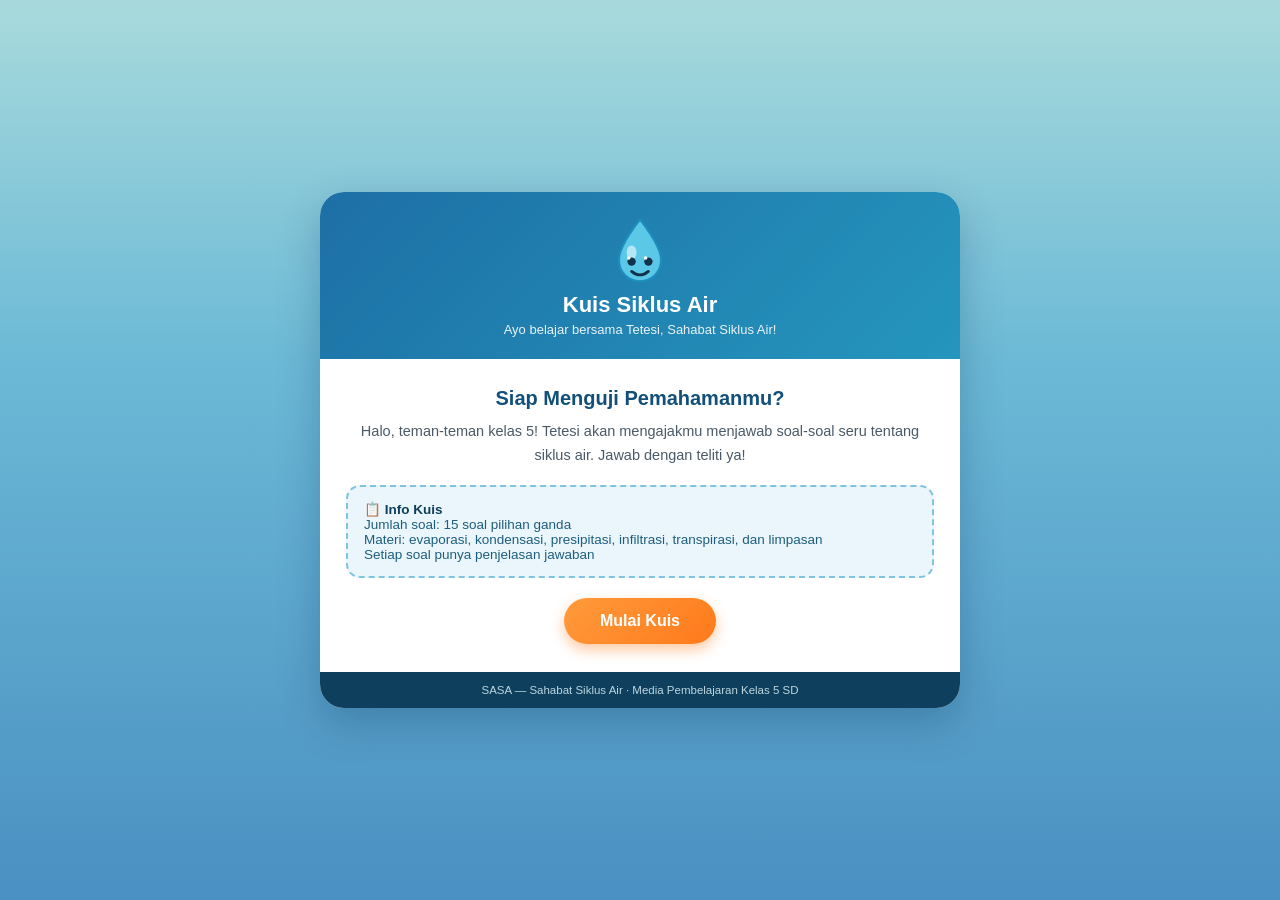
<file: kuis-siklus-air.html>
<!DOCTYPE html>
<html lang="id">
<head>
<meta charset="UTF-8">
<meta name="viewport" content="width=device-width, initial-scale=1.0">
<title>Kuis Siklus Air - Sahabat Tetesi</title>
<style>
  * { margin:0; padding:0; box-sizing:border-box; font-family:'Segoe UI', Tahoma, Verdana, sans-serif; }

  body {
    min-height:100vh;
    background: linear-gradient(180deg, #a8dadc 0%, #6bb9d6 40%, #4a90c2 100%);
    display:flex;
    align-items:center;
    justify-content:center;
    padding:20px;
    overflow-x:hidden;
  }

  .container {
    width:100%;
    max-width:640px;
    background:#ffffff;
    border-radius:24px;
    box-shadow:0 15px 40px rgba(0,40,80,0.25);
    overflow:hidden;
    position:relative;
  }

  /* ===== HEADER ===== */
  .header {
    background: linear-gradient(135deg, #1d6fa5, #2596be);
    padding:22px 24px;
    color:#fff;
    text-align:center;
    position:relative;
  }
  .header h1 {
    font-size:22px;
    margin-bottom:4px;
  }
  .header p {
    font-size:13px;
    opacity:0.9;
  }

  .mascot {
    width:70px;
    height:70px;
    margin:0 auto 8px;
  }

  /* ===== SCREENS ===== */
  .screen { display:none; padding:28px 26px; }
  .screen.active { display:block; animation:fadeIn .4s ease; }
  @keyframes fadeIn { from{opacity:0; transform:translateY(8px);} to{opacity:1; transform:translateY(0);} }

  /* START SCREEN */
  #start-screen { text-align:center; }
  #start-screen h2 { color:#12507a; font-size:20px; margin-bottom:10px; }
  #start-screen p { color:#4a5a68; font-size:14.5px; line-height:1.6; margin-bottom:18px; }
  .info-box {
    background:#eaf6fb;
    border:2px dashed #7fc4e0;
    border-radius:14px;
    padding:14px 16px;
    text-align:left;
    font-size:13.5px;
    color:#1d5e7d;
    margin-bottom:20px;
  }
  .info-box b { color:#0e3f5c; }

  button {
    cursor:pointer;
    border:none;
    font-weight:600;
    font-family:inherit;
  }

  .btn-main {
    background: linear-gradient(135deg, #ff9a3c, #ff7a1a);
    color:#fff;
    padding:14px 36px;
    border-radius:50px;
    font-size:16px;
    box-shadow:0 6px 14px rgba(255,122,26,0.4);
    transition:transform .15s;
  }
  .btn-main:hover { transform:translateY(-2px) scale(1.02); }
  .btn-main:active { transform:scale(0.97); }

  /* QUIZ SCREEN */
  .progress-wrap {
    display:flex;
    align-items:center;
    gap:10px;
    margin-bottom:18px;
  }
  .progress-track {
    flex:1;
    height:12px;
    background:#e2eef3;
    border-radius:20px;
    overflow:hidden;
  }
  .progress-fill {
    height:100%;
    background: linear-gradient(90deg, #4fc3e0, #1d8fbf);
    border-radius:20px;
    transition:width .4s ease;
    width:0%;
  }
  .progress-label { font-size:13px; color:#3a6f8f; font-weight:600; white-space:nowrap; }

  .score-chip {
    display:inline-flex;
    align-items:center;
    gap:6px;
    background:#fff3e0;
    color:#c96a12;
    font-size:13px;
    font-weight:700;
    padding:5px 12px;
    border-radius:20px;
    margin-bottom:16px;
  }

  .question-box {
    background:#f4fafd;
    border-radius:16px;
    padding:18px 20px;
    margin-bottom:18px;
    border-left:5px solid #2596be;
  }
  .question-number { font-size:12.5px; color:#1d8fbf; font-weight:700; margin-bottom:6px; letter-spacing:.5px; }
  .question-text { font-size:16.5px; color:#12314a; line-height:1.5; font-weight:600; }

  .options { display:flex; flex-direction:column; gap:12px; }
  .option {
    background:#fff;
    border:2px solid #d6e8f0;
    border-radius:14px;
    padding:14px 16px;
    font-size:14.5px;
    color:#25405a;
    text-align:left;
    display:flex;
    align-items:center;
    gap:12px;
    transition:all .2s;
  }
  .option:hover:not(.disabled) {
    border-color:#4fc3e0;
    background:#f0fbff;
  }
  .option-letter {
    width:28px; height:28px;
    min-width:28px;
    border-radius:50%;
    background:#e2eef3;
    color:#1d6f9a;
    display:flex; align-items:center; justify-content:center;
    font-weight:700;
    font-size:13px;
  }
  .option.correct {
    background:#e5f9ee;
    border-color:#3fb373;
  }
  .option.correct .option-letter { background:#3fb373; color:#fff; }
  .option.wrong {
    background:#fdecec;
    border-color:#e05656;
  }
  .option.wrong .option-letter { background:#e05656; color:#fff; }
  .option.disabled { cursor:default; }

  .feedback-box {
    margin-top:16px;
    padding:14px 16px;
    border-radius:14px;
    font-size:13.5px;
    line-height:1.55;
    display:none;
  }
  .feedback-box.show { display:block; animation:fadeIn .3s ease; }
  .feedback-box.correct { background:#e5f9ee; color:#1f7a45; border:1.5px solid #a7e3c1; }
  .feedback-box.wrong { background:#fdecec; color:#a83737; border:1.5px solid #f0b3b3; }
  .feedback-box b { display:block; margin-bottom:4px; font-size:14.5px; }

  .btn-next {
    width:100%;
    margin-top:16px;
    background: linear-gradient(135deg, #1d8fbf, #12648c);
    color:#fff;
    padding:13px;
    border-radius:12px;
    font-size:14.5px;
    display:none;
  }
  .btn-next.show { display:block; }

  /* RESULT SCREEN */
  #result-screen { text-align:center; }
  .result-score {
    font-size:52px;
    font-weight:800;
    color:#1d8fbf;
    margin:8px 0 4px;
  }
  .result-sub { font-size:14px; color:#4a5a68; margin-bottom:18px; }
  .result-badge {
    display:inline-block;
    padding:8px 20px;
    border-radius:30px;
    font-size:14px;
    font-weight:700;
    margin-bottom:20px;
  }
  .badge-gold { background:#fff3d6; color:#a5760a; }
  .badge-silver { background:#e9eef2; color:#57667a; }
  .badge-try { background:#fdecec; color:#a83737; }

  .review-list { text-align:left; margin-bottom:20px; max-height:260px; overflow-y:auto; padding-right:4px; }
  .review-item {
    display:flex;
    gap:10px;
    padding:10px 0;
    border-bottom:1px solid #eef3f6;
    font-size:13px;
    color:#37506a;
  }
  .review-icon { font-size:16px; min-width:20px; }

  .result-buttons { display:flex; gap:10px; }
  .btn-secondary {
    flex:1;
    background:#eaf6fb;
    color:#1d6f9a;
    padding:13px;
    border-radius:12px;
    font-size:14px;
  }

  footer.credit {
    text-align:center;
    font-size:11.5px;
    color:#bcd6e2;
    padding:12px;
    background:#0e3f5c;
  }
</style>
</head>
<body>

<div class="container">

  <div class="header">
    <div class="mascot">
      <svg viewBox="0 0 100 100" width="70" height="70">
        <path d="M50 8 C50 8 20 45 20 65 C20 84 33.5 96 50 96 C66.5 96 80 84 80 65 C80 45 50 8 50 8 Z" fill="#5cc8e8" stroke="#1d8fbf" stroke-width="3"/>
        <ellipse cx="38" cy="55" rx="7" ry="10" fill="#ffffff" opacity="0.55"/>
        <circle cx="38" cy="68" r="6" fill="#12314a"/>
        <circle cx="62" cy="68" r="6" fill="#12314a"/>
        <path d="M38 82 Q50 92 62 82" stroke="#12314a" stroke-width="4" fill="none" stroke-linecap="round"/>
        <circle cx="34" cy="63" r="2.5" fill="#fff"/>
        <circle cx="58" cy="63" r="2.5" fill="#fff"/>
      </svg>
    </div>
    <h1>Kuis Siklus Air</h1>
    <p>Ayo belajar bersama Tetesi, Sahabat Siklus Air!</p>
  </div>

  <!-- START -->
  <div class="screen active" id="start-screen">
    <h2>Siap Menguji Pemahamanmu?</h2>
    <p>Halo, teman-teman kelas 5! Tetesi akan mengajakmu menjawab soal-soal seru tentang siklus air. Jawab dengan teliti ya!</p>
    <div class="info-box">
      <b>📋 Info Kuis</b><br>
      Jumlah soal: 15 soal pilihan ganda<br>
      Materi: evaporasi, kondensasi, presipitasi, infiltrasi, transpirasi, dan limpasan<br>
      Setiap soal punya penjelasan jawaban
    </div>
    <button class="btn-main" onclick="startQuiz()">Mulai Kuis</button>
  </div>

  <!-- QUIZ -->
  <div class="screen" id="quiz-screen">
    <div class="progress-wrap">
      <div class="progress-track"><div class="progress-fill" id="progress-fill"></div></div>
      <div class="progress-label" id="progress-label">1 / 15</div>
    </div>
    <div class="score-chip">⭐ Skor: <span id="score-live">0</span></div>

    <div class="question-box">
      <div class="question-number" id="question-number">SOAL 1</div>
      <div class="question-text" id="question-text">Teks soal</div>
    </div>

    <div class="options" id="options-wrap"></div>

    <div class="feedback-box" id="feedback-box">
      <b id="feedback-title"></b>
      <span id="feedback-text"></span>
    </div>

    <button class="btn-next" id="btn-next" onclick="nextQuestion()">Soal Berikutnya →</button>
  </div>

  <!-- RESULT -->
  <div class="screen" id="result-screen">
    <div id="result-mascot" style="font-size:46px; margin-bottom:4px;">🎉</div>
    <div class="result-score"><span id="final-score">0</span>/15</div>
    <div class="result-sub">Skor akhir kamu</div>
    <div class="result-badge" id="result-badge">Hebat!</div>

    <div class="review-list" id="review-list"></div>

    <div class="result-buttons">
      <button class="btn-secondary" onclick="location.reload()">Ulangi Kuis</button>
    </div>
  </div>

  <footer class="credit">SASA — Sahabat Siklus Air · Media Pembelajaran Kelas 5 SD</footer>
</div>

<script>
const questions = [
  {
    q: "Apa yang dimaksud dengan evaporasi dalam siklus air?",
    options: [
      "Air laut berubah menjadi es",
      "Air berubah menjadi uap air karena panas matahari",
      "Uap air berubah menjadi awan",
      "Air hujan jatuh ke tanah"
    ],
    correct: 1,
    explanation: "Evaporasi adalah proses penguapan air dari permukaan laut, sungai, dan danau menjadi uap air akibat panas matahari."
  },
  {
    q: "Proses berubahnya uap air menjadi titik-titik air atau awan disebut...",
    options: ["Presipitasi", "Kondensasi", "Infiltrasi", "Evaporasi"],
    correct: 1,
    explanation: "Kondensasi adalah proses pengembunan, yaitu uap air di udara berubah menjadi titik-titik air kecil yang membentuk awan."
  },
  {
    q: "Hujan, salju, dan es merupakan contoh dari proses...",
    options: ["Evaporasi", "Kondensasi", "Presipitasi", "Limpasan"],
    correct: 2,
    explanation: "Presipitasi adalah jatuhnya air dari awan ke permukaan bumi dalam bentuk hujan, salju, atau es."
  },
  {
    q: "Air hujan yang meresap ke dalam tanah disebut...",
    options: ["Kondensasi", "Evaporasi", "Presipitasi", "Infiltrasi"],
    correct: 3,
    explanation: "Infiltrasi adalah proses meresapnya air hujan ke dalam lapisan tanah dan menjadi cadangan air tanah."
  },
  {
    q: "Ketika air laut terkena panas matahari, air akan.....",
    options: ["Menguap", "Membeku", "Menjadi batu", "Menghilang selamanya"],
    correct: 0,
    explanation: "Air akan menguap apabila terkena panas matahari."
  },
  {
    q: "Awan terbentuk melalui proses",
    options: ["Infiltrasi", "Presipitasi", "Kondensasi", "Evaporasi"],
    correct: 2,
    explanation: "Awan terbentuk melalui proses kondensasi, yaitu uap air di udara berubah menjadi titik-titik air kecil."
  },
  {
    q: "Sumber energi utama yang menggerakkan siklus air adalah...",
    options: ["Angin", "Matahari", "Gravitasi bumi", "Awan"],
    correct: 1,
    explanation: "Panas matahari menyebabkan air menguap sehingga siklus air dapat berlangsung terus-menerus."
  },
  {
    q: "Urutan yang benar dalam siklus air adalah...",
    options: [
      "Presipitasi - evaporasi - kondensasi",
      "Evaporasi - kondensasi - presipitasi",
      "Kondensasi - evaporasi - presipitasi",
      "Infiltrasi - evaporasi - presipitasi"
    ],
    correct: 1,
    explanation: "Siklus air umumnya diawali dengan evaporasi (penguapan), lalu kondensasi (pengembunan menjadi awan), kemudian presipitasi (hujan)."
  },
  {
    q: "Manakah pernyataan yang paling tepat tentang awan?",
    options: [
      "Awan terbentuk dari asap kendaraan",
      "Awan terbentuk dari kumpulan titik air hasil kondensasi",
      "Awan hanya muncul pada malam hari",
      "Awan tidak berhubungan dengan siklus air"
    ],
    correct: 1,
    explanation: "Awan terbentuk dari kumpulan titik-titik air atau kristal es hasil proses kondensasi uap air di atmosfer."
  },
  {
    q: "Mengapa siklus air disebut sebagai proses yang terus berulang?",
    options: [
      "Karena air selalu bertambah jumlahnya",
      "Karena air mengalami perubahan wujud dan berpindah tempat secara berkelanjutan",
      "Karena air hanya bergerak satu arah saja",
      "Karena air berhenti bergerak setelah menjadi hujan"
    ],
    correct: 1,
    explanation: "Siklus air adalah proses berkelanjutan karena air terus mengalami perubahan wujud (menguap, mengembun, mencair) dan berpindah antar tempat di bumi."
  },
  {
    q: "Ketika awan mengandung bannyak titik air dan air jatuh ke bumi, peristiwa ini disebut....",
    options: ["Evaporasi", "Infiltrasi", "Presipitasi", "Kondensasi"],
    correct: 2,
    explanation: "Peristiwa Presipitasi adalah etika awan mengandung banyak titik air dan jatuh kebumi."
  },
  {
    q: "Apa dampak buruknya jika daerah resapan air (seperti hutan) berkurang?",
    options: [
      "Proses evaporasi akan berhenti total",
      "Limpasan air meningkat dan risiko banjir menjadi lebih besar",
      "Air tanah akan bertambah banyak",
      "Awan tidak akan terbentuk lagi"
    ],
    correct: 1,
    explanation: "Berkurangnya daerah resapan menyebabkan air hujan sulit meresap ke tanah sehingga limpasan permukaan meningkat dan risiko banjir menjadi lebih besar."
  },
  {
    q: "Perubahan wujud air dari cair menjadi uap disebabkan oleh...",
    options: ["Penurunan suhu", "Peningkatan suhu (panas)", "Tekanan udara", "Kelembapan tanah"],
    correct: 1,
    explanation: "Air berubah menjadi uap ketika terkena panas, misalnya panas matahari, yang meningkatkan suhu air hingga menguap."
  },
  {
    q: "Manakah kegiatan manusia yang dapat membantu menjaga kelancaran siklus air?",
    options: [
      "Menebang hutan secara besar-besaran",
      "Menutup seluruh permukaan tanah dengan aspal",
      "Menanam pohon dan menjaga area resapan air",
      "Membuang sampah ke sungai"
    ],
    correct: 2,
    explanation: "Menanam pohon dan menjaga area resapan air membantu proses infiltrasi berjalan baik sehingga siklus air tetap seimbang."
  },
  {
    q: "Air laut yang menguap kemudian menjadi awan dan turun sebagai hujan di daratan menunjukkan bahwa siklus air bersifat...",
    options: [
      "Terbatas pada satu wilayah saja",
      "Menghubungkan seluruh bagian bumi (laut, darat, dan udara)",
      "Hanya terjadi di daerah tropis",
      "Tidak melibatkan lautan"
    ],
    correct: 1,
    explanation: "Siklus air menghubungkan laut, darat, dan udara di seluruh bagian bumi, sehingga air dapat berpindah dari satu wilayah ke wilayah lain."
  }
];

let current = 0;
let score = 0;
let answered = false;
let userAnswers = [];

function startQuiz() {
  document.getElementById('start-screen').classList.remove('active');
  document.getElementById('quiz-screen').classList.add('active');
  renderQuestion();
}

function renderQuestion() {
  answered = false;
  const item = questions[current];
  document.getElementById('question-number').textContent = 'SOAL ' + (current + 1);
  document.getElementById('question-text').textContent = item.q;
  document.getElementById('progress-label').textContent = (current + 1) + ' / ' + questions.length;
  document.getElementById('progress-fill').style.width = ((current) / questions.length * 100) + '%';
  document.getElementById('score-live').textContent = score;

  const wrap = document.getElementById('options-wrap');
  wrap.innerHTML = '';
  const letters = ['A', 'B', 'C', 'D'];

  item.options.forEach((opt, idx) => {
    const div = document.createElement('div');
    div.className = 'option';
    div.innerHTML = '<span class="option-letter">' + letters[idx] + '</span><span>' + opt + '</span>';
    div.onclick = () => selectAnswer(idx, div);
    wrap.appendChild(div);
  });

  document.getElementById('feedback-box').className = 'feedback-box';
  document.getElementById('btn-next').classList.remove('show');
}

function selectAnswer(idx, el) {
  if (answered) return;
  answered = true;

  const item = questions[current];
  const allOptions = document.querySelectorAll('.option');
  allOptions.forEach(o => o.classList.add('disabled'));

  const isCorrect = idx === item.correct;
  if (isCorrect) {
    score++;
    el.classList.add('correct');
  } else {
    el.classList.add('wrong');
    allOptions[item.correct].classList.add('correct');
  }

  userAnswers.push({ question: item.q, userIdx: idx, correctIdx: item.correct, isCorrect });

  const fb = document.getElementById('feedback-box');
  fb.classList.add('show');
  fb.classList.add(isCorrect ? 'correct' : 'wrong');
  document.getElementById('feedback-title').textContent = isCorrect ? '✅ Benar!' : '❌ Kurang Tepat';
  document.getElementById('feedback-text').textContent = item.explanation;

  document.getElementById('score-live').textContent = score;
  document.getElementById('progress-fill').style.width = ((current + 1) / questions.length * 100) + '%';

  const nextBtn = document.getElementById('btn-next');
  nextBtn.textContent = (current === questions.length - 1) ? 'Lihat Hasil →' : 'Soal Berikutnya →';
  nextBtn.classList.add('show');
}

function nextQuestion() {
  current++;
  if (current >= questions.length) {
    showResult();
  } else {
    renderQuestion();
  }
}

function showResult() {
  document.getElementById('quiz-screen').classList.remove('active');
  document.getElementById('result-screen').classList.add('active');

  document.getElementById('final-score').textContent = score;

  const badge = document.getElementById('result-badge');
  const mascotEmoji = document.getElementById('result-mascot');
  const pct = score / questions.length;

  if (pct >= 0.8) {
    badge.textContent = '🌟 Luar Biasa, Kamu Ahli Siklus Air!';
    badge.classList.add('badge-gold');
    mascotEmoji.textContent = '🎉';
  } else if (pct >= 0.6) {
    badge.textContent = '👍 Bagus, Terus Belajar Ya!';
    badge.classList.add('badge-silver');
    mascotEmoji.textContent = '😊';
  } else {
    badge.textContent = '💪 Ayo Belajar Lagi Bersama Tetesi';
    badge.classList.add('badge-try');
    mascotEmoji.textContent = '📖';
  }

  const reviewList = document.getElementById('review-list');
  reviewList.innerHTML = '';
  userAnswers.forEach((ans, i) => {
    const div = document.createElement('div');
    div.className = 'review-item';
    div.innerHTML = '<span class="review-icon">' + (ans.isCorrect ? '✅' : '❌') + '</span><span>Soal ' + (i+1) + ': ' + ans.question + '</span>';
    reviewList.appendChild(div);
  });
}
</script>

</body>
</html>
</file>
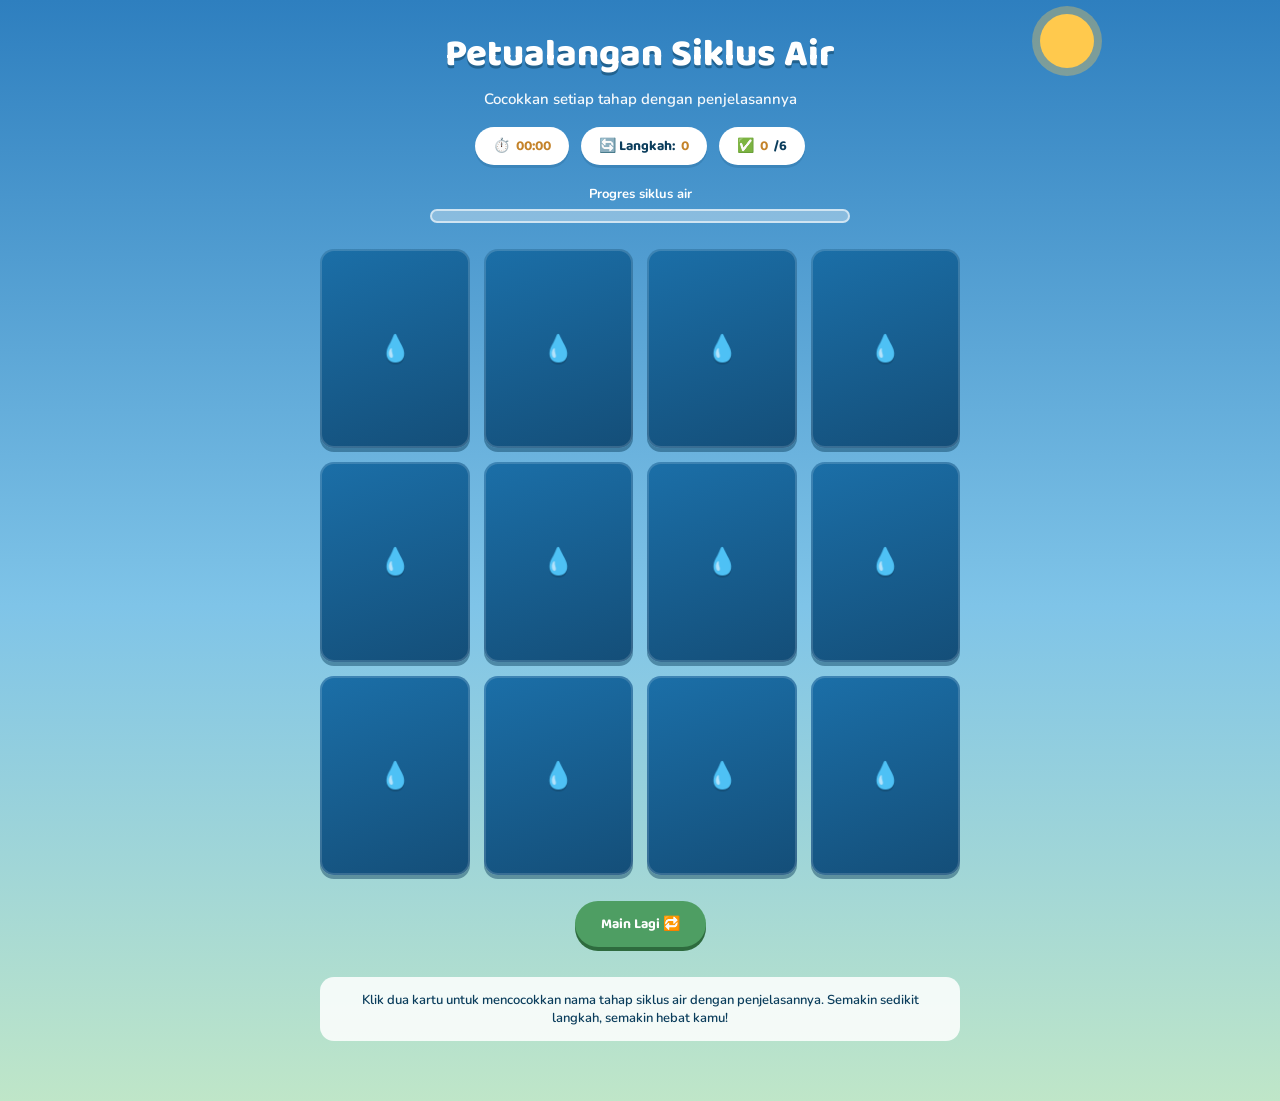
<file: matching.html>
<html lang="id">
<head>
<meta charset="UTF-8">
<meta name="viewport" content="width=device-width, initial-scale=1.0">
<title>Petualangan Siklus Air</title>
<link rel="preconnect" href="https://fonts.googleapis.com">
<link href="https://fonts.googleapis.com/css2?family=Baloo+2:wght@500;700;800&family=Nunito:wght@400;600;700&display=swap" rel="stylesheet">
<style>
  :root{
    --sky-top:#2E7FBF;
    --sky-bottom:#7FC4E8;
    --cloud:#FBFDFF;
    --sun:#FFC94D;
    --sun-dark:#C4832A;
    --ocean:#0B3D5C;
    --leaf:#4E9E63;
    --leaf-dark:#2E6B3E;
    --soil:#8B5E3C;
    --card-back-1:#1B6FA8;
    --card-back-2:#144E78;
    --ink:#0B3D5C;
    --paper:#FFFFFF;
  }
  *{box-sizing:border-box;}
  body{
    margin:0;
    font-family:'Nunito',sans-serif;
    background:linear-gradient(180deg,var(--sky-top) 0%,var(--sky-bottom) 55%,#BFE6C8 100%);
    min-height:100vh;
    padding:24px 16px 60px;
    color:var(--ink);
  }
  .wrap{max-width:920px;margin:0 auto;}

  header{text-align:center;margin-bottom:18px;position:relative;}
  .sun{
    position:absolute;top:-10px;right:6px;
    width:54px;height:54px;border-radius:50%;
    background:var(--sun);
    box-shadow:0 0 0 8px rgba(255,201,77,0.35);
  }
  h1{
    font-family:'Baloo 2',sans-serif;
    font-weight:800;
    font-size:clamp(26px,5vw,38px);
    color:var(--paper);
    text-shadow:0 3px 0 rgba(11,61,92,0.5);
    margin:0 0 4px;
  }
  .subtitle{
    font-weight:600;
    color:var(--paper);
    opacity:0.95;
    font-size:15px;
    margin:0;
  }

  .stats{
    display:flex;justify-content:center;gap:12px;
    margin:18px 0 20px;flex-wrap:wrap;
  }
  .stat-pill{
    background:var(--paper);
    border-radius:999px;
    padding:8px 18px;
    font-family:'Baloo 2',sans-serif;
    font-weight:700;
    font-size:14px;
    color:var(--ocean);
    box-shadow:0 3px 0 rgba(11,61,92,0.15);
    display:flex;align-items:center;gap:6px;
  }
  .stat-pill span.num{color:var(--sun-dark);}

  .gauge-wrap{
    max-width:420px;margin:0 auto 26px;
    text-align:center;
  }
  .gauge-label{
    font-weight:700;font-size:13px;color:var(--paper);
    margin-bottom:6px;
  }
  .gauge{
    height:14px;border-radius:999px;
    background:rgba(255,255,255,0.35);
    overflow:hidden;
    border:2px solid rgba(255,255,255,0.6);
  }
  .gauge-fill{
    height:100%;
    width:0%;
    background:linear-gradient(90deg,#4E9E63,#8FD19E);
    border-radius:999px;
    transition:width .5s ease;
  }

  .board{
    display:grid;
    grid-template-columns:repeat(4,1fr);
    gap:14px;
    max-width:640px;
    margin:0 auto;
  }
  @media (max-width:520px){
    .board{grid-template-columns:repeat(3,1fr);}
  }

  .card{
    aspect-ratio:3/4;
    perspective:800px;
    cursor:pointer;
  }
  .card-inner{
    position:relative;
    width:100%;height:100%;
    transform-style:preserve-3d;
    transition:transform .45s cubic-bezier(.2,.8,.3,1);
  }
  .card.flipped .card-inner{transform:rotateY(180deg);}
  .card.matched .card-inner{transform:rotateY(180deg);}
  .card-face{
    position:absolute;inset:0;
    -webkit-backface-visibility:hidden;
    backface-visibility:hidden;
    border-radius:14px;
    display:flex;flex-direction:column;
    align-items:center;justify-content:center;
    padding:8px;
    text-align:center;
  }
  .card-back{
    background:linear-gradient(160deg,var(--card-back-1),var(--card-back-2));
    box-shadow:0 4px 0 rgba(11,61,92,0.45), inset 0 0 0 2px rgba(255,255,255,0.15);
  }
  .card-back::after{
    content:"💧";
    font-size:26px;
    filter:drop-shadow(0 2px 0 rgba(0,0,0,0.15));
  }
  .card-front{
    background:var(--paper);
    transform:rotateY(180deg);
    box-shadow:0 4px 0 rgba(11,61,92,0.2);
    border:2px solid #E4EEF4;
    gap:4px;
  }
  .card.matched .card-front{
    background:#EAF6EC;
    border-color:#B7DDBE;
  }
  .card-icon{font-size:24px;line-height:1;}
  .card-term{
    font-family:'Baloo 2',sans-serif;
    font-weight:700;
    font-size:12.5px;
    color:var(--ocean);
    line-height:1.15;
  }
  .card-desc{
    font-size:10px;
    font-weight:600;
    color:#4A6B80;
    line-height:1.2;
  }
  .card.matched .card-term,.card.matched .card-desc{color:var(--leaf-dark);}

  .card.shake .card-inner{animation:shake .4s;}
  @keyframes shake{
    10%,90%{transform:translateX(-2px) rotateY(180deg);}
    20%,80%{transform:translateX(3px) rotateY(180deg);}
    30%,50%,70%{transform:translateX(-5px) rotateY(180deg);}
    40%,60%{transform:translateX(5px) rotateY(180deg);}
  }

  .controls{
    text-align:center;margin-top:26px;
  }
  button.reset{
    font-family:'Baloo 2',sans-serif;
    font-weight:700;
    font-size:14px;
    color:var(--paper);
    background:var(--leaf);
    border:none;
    border-radius:999px;
    padding:12px 26px;
    cursor:pointer;
    box-shadow:0 4px 0 var(--leaf-dark);
    transition:transform .1s;
  }
  button.reset:active{transform:translateY(3px);box-shadow:0 1px 0 var(--leaf-dark);}

  .overlay{
    position:fixed;inset:0;
    background:rgba(11,61,92,0.55);
    display:none;
    align-items:center;justify-content:center;
    padding:20px;
    z-index:10;
  }
  .overlay.show{display:flex;}
  .modal{
    background:var(--paper);
    border-radius:20px;
    padding:32px 28px;
    max-width:340px;
    text-align:center;
    box-shadow:0 10px 0 rgba(11,61,92,0.25);
  }
  .modal .emoji{font-size:44px;margin-bottom:8px;}
  .modal h2{
    font-family:'Baloo 2',sans-serif;
    color:var(--ocean);
    margin:0 0 6px;
    font-size:22px;
  }
  .modal p{
    font-size:14px;color:#4A6B80;font-weight:600;
    margin:0 0 20px;
  }

  .legend{
    max-width:640px;margin:30px auto 0;
    background:rgba(255,255,255,0.85);
    border-radius:14px;
    padding:14px 18px;
    font-size:13px;
    color:var(--ocean);
    font-weight:600;
    text-align:center;
  }
</style>
</head>
<body>
<div class="wrap">
  <header>
    <div class="sun"></div>
    <h1>Petualangan Siklus Air</h1>
    <p class="subtitle">Cocokkan setiap tahap dengan penjelasannya</p>
  </header>

  <div class="stats">
    <div class="stat-pill">⏱️ <span class="num" id="timer">00:00</span></div>
    <div class="stat-pill">🔄 Langkah: <span class="num" id="moves">0</span></div>
    <div class="stat-pill">✅ <span class="num" id="pairsFound">0</span>/6</div>
  </div>

  <div class="gauge-wrap">
    <div class="gauge-label">Progres siklus air</div>
    <div class="gauge"><div class="gauge-fill" id="gaugeFill"></div></div>
  </div>

  <div class="board" id="board"></div>

  <div class="controls">
    <button class="reset" id="resetBtn">Main Lagi 🔁</button>
  </div>

  <div class="legend">Klik dua kartu untuk mencocokkan nama tahap siklus air dengan penjelasannya. Semakin sedikit langkah, semakin hebat kamu!</div>
</div>

<div class="overlay" id="overlay">
  <div class="modal">
    <div class="emoji">🌈</div>
    <h2>Selesai!</h2>
    <p id="resultText">Kamu berhasil menyelesaikan siklus air.</p>
    <button class="reset" id="playAgainBtn">Main Lagi 🔁</button>
    <!-- =================================
     TOMBOL KEMBALI
================================== -->

<button
    class="kembali"
    onclick="window.location.href='menuGame.html'">

    ⬅ Kembali

</button>
  
  
  
  
  
  
  
  
  
  
  </div>
</div>

<script>
const pairsData = [
  { id:1, icon:"☀️", term:"Evaporasi", desc:"Air laut menguap karena panas matahari" },
  { id:2, icon:"☁️", term:"Kondensasi", desc:"Uap air berubah menjadi awan" },
  { id:3, icon:"🌧️", term:"Presipitasi", desc:"Awan turun menjadi hujan" },
  { id:4, icon:"🌱", term:"Infiltrasi", desc:"Air meresap ke dalam tanah" },
  { id:5, icon:"🏞️", term:"Limpasan", desc:"Air mengalir di permukaan menuju sungai" },
  { id:6, icon:"🌳", term:"Transpirasi", desc:"Tumbuhan melepas uap air lewat daun" },
];

let cards = [];
let flipped = [];
let matchedCount = 0;
let moves = 0;
let timerInterval = null;
let seconds = 0;
let lock = false;

const board = document.getElementById('board');
const movesEl = document.getElementById('moves');
const pairsFoundEl = document.getElementById('pairsFound');
const timerEl = document.getElementById('timer');
const gaugeFill = document.getElementById('gaugeFill');
const overlay = document.getElementById('overlay');
const resultText = document.getElementById('resultText');

function buildDeck(){
  const deck = [];
  pairsData.forEach(p=>{
    deck.push({ pairId:p.id, icon:p.icon, label:p.term, kind:'term' });
    deck.push({ pairId:p.id, icon:p.icon, label:p.desc, kind:'desc' });
  });
  for(let i=deck.length-1;i>0;i--){
    const j = Math.floor(Math.random()*(i+1));
    [deck[i],deck[j]] = [deck[j],deck[i]];
  }
  return deck;
}

function formatTime(s){
  const m = Math.floor(s/60).toString().padStart(2,'0');
  const sec = (s%60).toString().padStart(2,'0');
  return m+":"+sec;
}

function startTimer(){
  if(timerInterval) return;
  timerInterval = setInterval(()=>{
    seconds++;
    timerEl.textContent = formatTime(seconds);
  },1000);
}

function stopTimer(){
  clearInterval(timerInterval);
  timerInterval = null;
}

function render(){
  board.innerHTML = '';
  cards = buildDeck();
  cards.forEach((c,idx)=>{
    const cardEl = document.createElement('div');
    cardEl.className = 'card';
    cardEl.dataset.index = idx;
    cardEl.innerHTML = `
      <div class="card-inner">
        <div class="card-face card-back"></div>
        <div class="card-face card-front">
          <div class="card-icon">${c.icon}</div>
          <div class="${c.kind==='term' ? 'card-term' : 'card-desc'}">${c.label}</div>
        </div>
      </div>
    `;
    cardEl.addEventListener('click', ()=>handleFlip(idx, cardEl));
    board.appendChild(cardEl);
  });
}

function handleFlip(idx, el){
  if(lock) return;
  if(el.classList.contains('flipped') || el.classList.contains('matched')) return;
  if(flipped.length === 0) startTimer();

  el.classList.add('flipped');
  flipped.push({idx, el});

  if(flipped.length === 2){
    moves++;
    movesEl.textContent = moves;
    lock = true;
    const [a,b] = flipped;
    const cardA = cards[a.idx];
    const cardB = cards[b.idx];

    if(cardA.pairId === cardB.pairId){
      setTimeout(()=>{
        a.el.classList.add('matched');
        b.el.classList.add('matched');
        matchedCount++;
        pairsFoundEl.textContent = matchedCount;
        gaugeFill.style.width = (matchedCount/pairsData.length*100)+'%';
        flipped = [];
        lock = false;
        if(matchedCount === pairsData.length){
          stopTimer();
          resultText.textContent = `Selesai dalam ${formatTime(seconds)} dan ${moves} langkah. Kerja bagus!`;
          setTimeout(()=>overlay.classList.add('show'), 400);
        }
      }, 350);
    } else {
      a.el.classList.add('shake');
      b.el.classList.add('shake');
      setTimeout(()=>{
        a.el.classList.remove('flipped','shake');
        b.el.classList.remove('flipped','shake');
        flipped = [];
        lock = false;
      }, 700);
    }
  }
}

function resetGame(){
  stopTimer();
  seconds = 0;
  moves = 0;
  matchedCount = 0;
  flipped = [];
  lock = false;
  timerEl.textContent = '00:00';
  movesEl.textContent = '0';
  pairsFoundEl.textContent = '0';
  gaugeFill.style.width = '0%';
  overlay.classList.remove('show');
  render();
}

document.getElementById('resetBtn').addEventListener('click', resetGame);
document.getElementById('playAgainBtn').addEventListener('click', resetGame);

render();
</script>
</body>
</html>
</file>
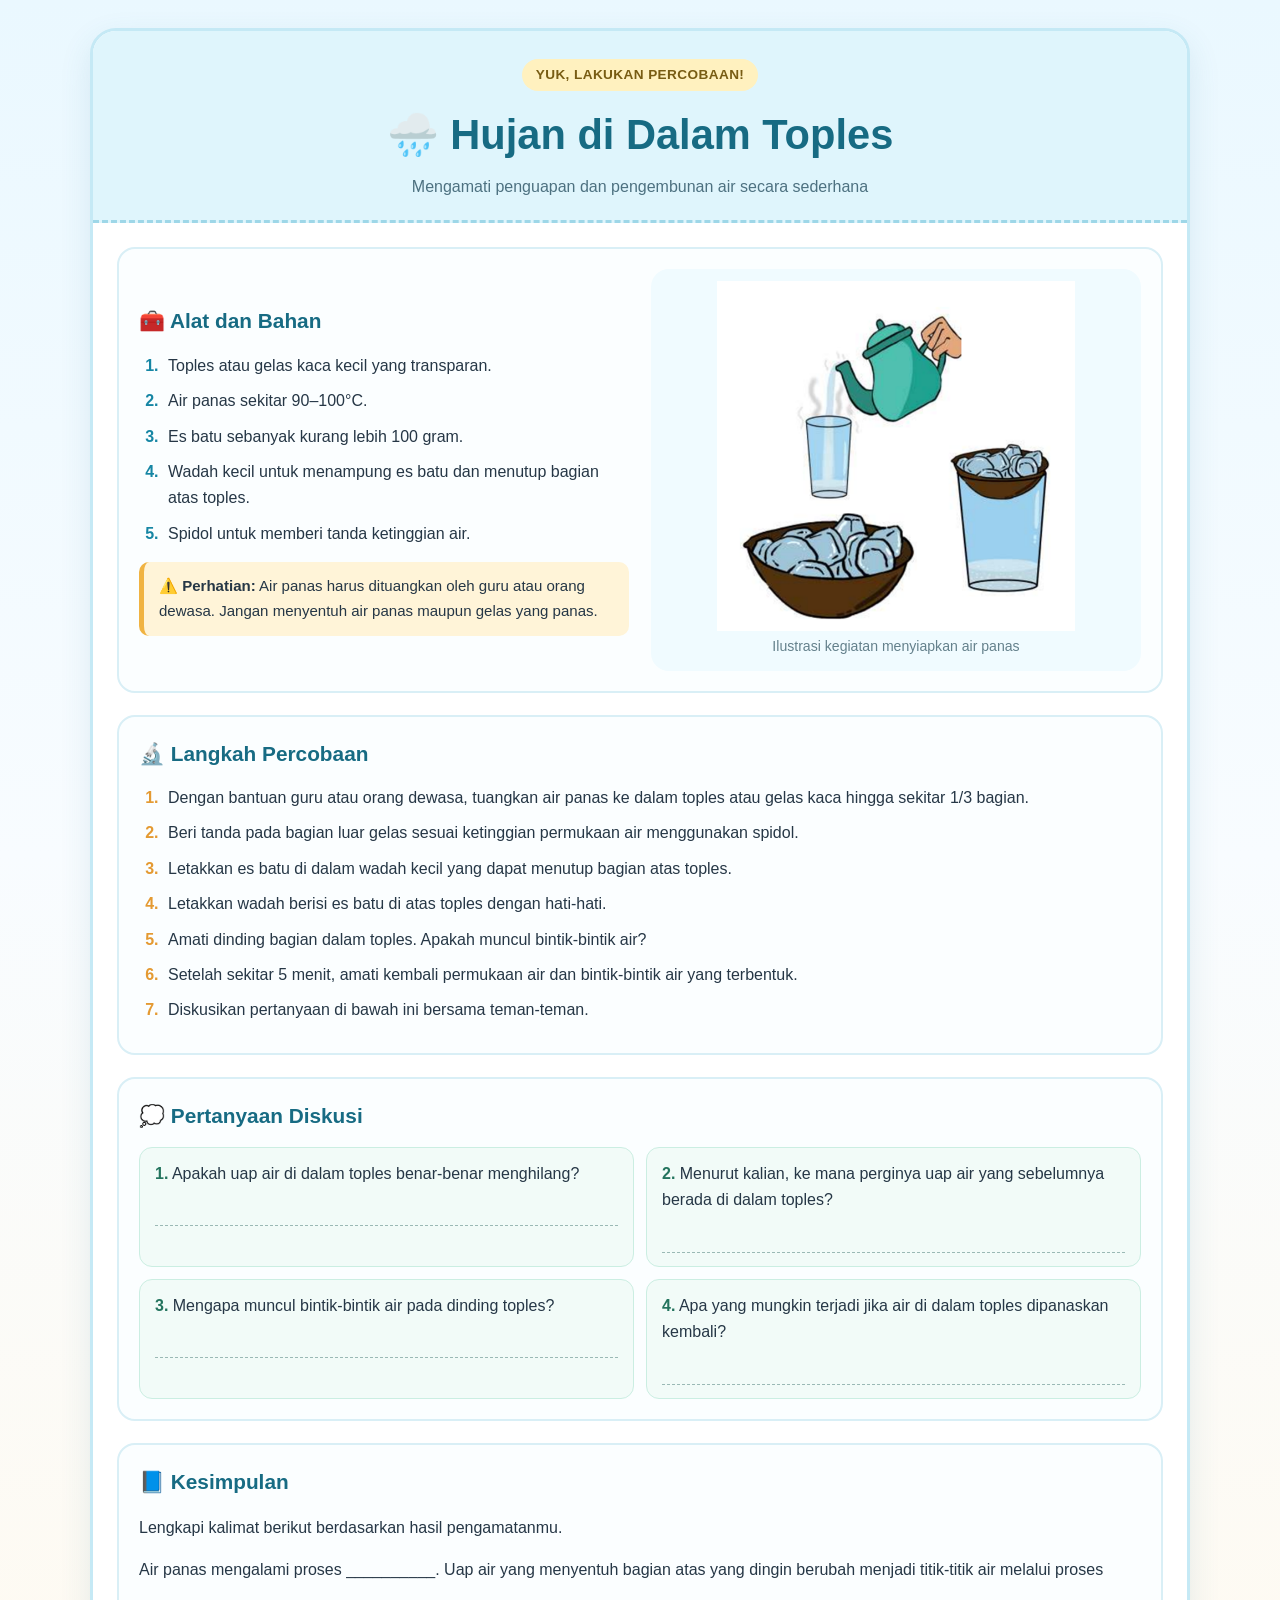
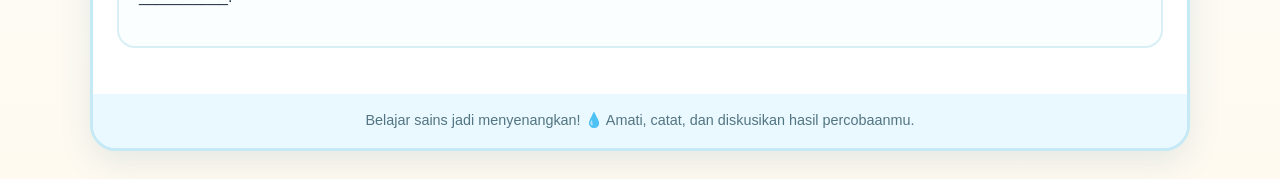
<file: praktek.html>
<!DOCTYPE html>
<html lang="id">
<head>
  <meta charset="UTF-8">
  <meta name="viewport" content="width=device-width, initial-scale=1.0">
  <title>Hujan di Dalam Toples</title>
  <style>
    * { box-sizing: border-box; }
    body {
      margin: 0;
      font-family: "Trebuchet MS", Arial, sans-serif;
      color: #263746;
      background: linear-gradient(180deg, #eaf8ff 0%, #f8fcff 48%, #fffaf0 100%);
      line-height: 1.65;
    }
    .halaman {
      width: min(1100px, 94%);
      margin: 28px auto;
      background: #ffffff;
      border: 3px solid #c5e9f5;
      border-radius: 26px;
      overflow: hidden;
      box-shadow: 0 12px 32px rgba(49, 116, 145, .12);
    }
    header {
      text-align: center;
      padding: 28px 22px 20px;
      background: #dff5fc;
      border-bottom: 3px dashed #9ed7e8;
    }
    .label-atas {
      display: inline-block;
      background: #fff1bf;
      color: #785c13;
      border-radius: 999px;
      padding: 5px 14px;
      font-size: .85rem;
      font-weight: bold;
      letter-spacing: .4px;
    }
    h1 {
      margin: 10px 0 4px;
      color: #176b83;
      font-size: clamp(1.8rem, 4vw, 2.6rem);
    }
    .subjudul { margin: 0; color: #4d7180; }
    main { padding: 24px; }
    .bagian {
      background: #fbfeff;
      border: 2px solid #d9eff6;
      border-radius: 18px;
      padding: 20px;
      margin-bottom: 22px;
    }
    h2 {
      margin: 0 0 14px;
      color: #176b83;
      font-size: 1.3rem;
    }
    .dua-kolom {
      display: grid;
      grid-template-columns: 1fr 1fr;
      gap: 22px;
      align-items: center;
    }
    .ilustrasi {
      text-align: center;
      background: #f0fbff;
      border-radius: 18px;
      padding: 12px;
    }
    .ilustrasi img {
      display: block;
      width: 100%;
      max-width: 390px;
      max-height: 350px;
      object-fit: contain;
      margin: auto;
    }
    .catatan-gambar { font-size: .88rem; color: #64818c; margin: 4px 0 0; }
    ol { padding-left: 24px; margin: 0; }
    li { padding-left: 5px; margin: 0 0 9px; }
    .alat li::marker { color: #1686a4; font-weight: bold; }
    .langkah li::marker { color: #e49a32; font-weight: bold; }
    .peringatan {
      margin-top: 15px;
      background: #fff4d8;
      border-left: 5px solid #f0b342;
      padding: 12px 15px;
      border-radius: 10px;
      font-size: .94rem;
    }
    .pertanyaan {
      display: grid;
      grid-template-columns: 1fr 1fr;
      gap: 12px;
      counter-reset: soal;
    }
    .soal {
      background: #f2fbf8;
      border: 1px solid #cbeee2;
      border-radius: 13px;
      padding: 13px 15px;
    }
    .soal strong { color: #24745e; }
    .ruang-jawaban {
      margin-top: 9px;
      height: 30px;
      border-bottom: 1px dashed #9bb9b5;
    }
    footer {
      text-align: center;
      background: #eaf8ff;
      padding: 15px;
      color: #527582;
      font-size: .9rem;
    }
    @media (max-width: 700px) {
      main { padding: 14px; }
      .dua-kolom, .pertanyaan { grid-template-columns: 1fr; }
      .bagian { padding: 16px; }
      .ilustrasi img { max-height: 280px; }
    }
  </style>
</head>
<body>
  <div class="halaman">
    <header>
      <span class="label-atas">YUK, LAKUKAN PERCOBAAN!</span>
      <h1>🌧️ Hujan di Dalam Toples</h1>
      <p class="subjudul">Mengamati penguapan dan pengembunan air secara sederhana</p>
    </header>

    <main>
      <section class="bagian dua-kolom">
        <div>
          <h2>🧰 Alat dan Bahan</h2>
          <ol class="alat">
            <li>Toples atau gelas kaca kecil yang transparan.</li>
            <li>Air panas sekitar 90–100°C.</li>
            <li>Es batu sebanyak kurang lebih 100 gram.</li>
            <li>Wadah kecil untuk menampung es batu dan menutup bagian atas toples.</li>
            <li>Spidol untuk memberi tanda ketinggian air.</li>
          </ol>
          <div class="peringatan"><strong>⚠️ Perhatian:</strong> Air panas harus dituangkan oleh guru atau orang dewasa. Jangan menyentuh air panas maupun gelas yang panas.</div>
        </div>
        <div class="ilustrasi">
          <img src="gambar-teko.png" alt="Ilustrasi teko menuangkan air panas ke dalam gelas">
          <p class="catatan-gambar">Ilustrasi kegiatan menyiapkan air panas</p>
        </div>
      </section>

      <section class="bagian">
        <h2>🔬 Langkah Percobaan</h2>
        <ol class="langkah">
          <li>Dengan bantuan guru atau orang dewasa, tuangkan air panas ke dalam toples atau gelas kaca hingga sekitar 1/3 bagian.</li>
          <li>Beri tanda pada bagian luar gelas sesuai ketinggian permukaan air menggunakan spidol.</li>
          <li>Letakkan es batu di dalam wadah kecil yang dapat menutup bagian atas toples.</li>
          <li>Letakkan wadah berisi es batu di atas toples dengan hati-hati.</li>
          <li>Amati dinding bagian dalam toples. Apakah muncul bintik-bintik air?</li>
          <li>Setelah sekitar 5 menit, amati kembali permukaan air dan bintik-bintik air yang terbentuk.</li>
          <li>Diskusikan pertanyaan di bawah ini bersama teman-teman.</li>
        </ol>
      </section>

      <section class="bagian">
        <h2>💭 Pertanyaan Diskusi</h2>
        <div class="pertanyaan">
          <div class="soal"><strong>1.</strong> Apakah uap air di dalam toples benar-benar menghilang?
            <div class="ruang-jawaban"></div></div>
          <div class="soal"><strong>2.</strong> Menurut kalian, ke mana perginya uap air yang sebelumnya berada di dalam toples?
            <div class="ruang-jawaban"></div></div>
          <div class="soal"><strong>3.</strong> Mengapa muncul bintik-bintik air pada dinding toples?
            <div class="ruang-jawaban"></div></div>
          <div class="soal"><strong>4.</strong> Apa yang mungkin terjadi jika air di dalam toples dipanaskan kembali?
            <div class="ruang-jawaban"></div></div>
        </div>
      </section>

      <section class="bagian">
        <h2>📘 Kesimpulan</h2>
        <p>Lengkapi kalimat berikut berdasarkan hasil pengamatanmu.</p>
        <p>Air panas mengalami proses __________. Uap air yang menyentuh bagian atas yang dingin berubah menjadi titik-titik air melalui proses __________.</p>
      </section>
    </main>
    <footer>Belajar sains jadi menyenangkan! 💧 Amati, catat, dan diskusikan hasil percobaanmu.</footer>
  </div>
</body>
</html>
</file>
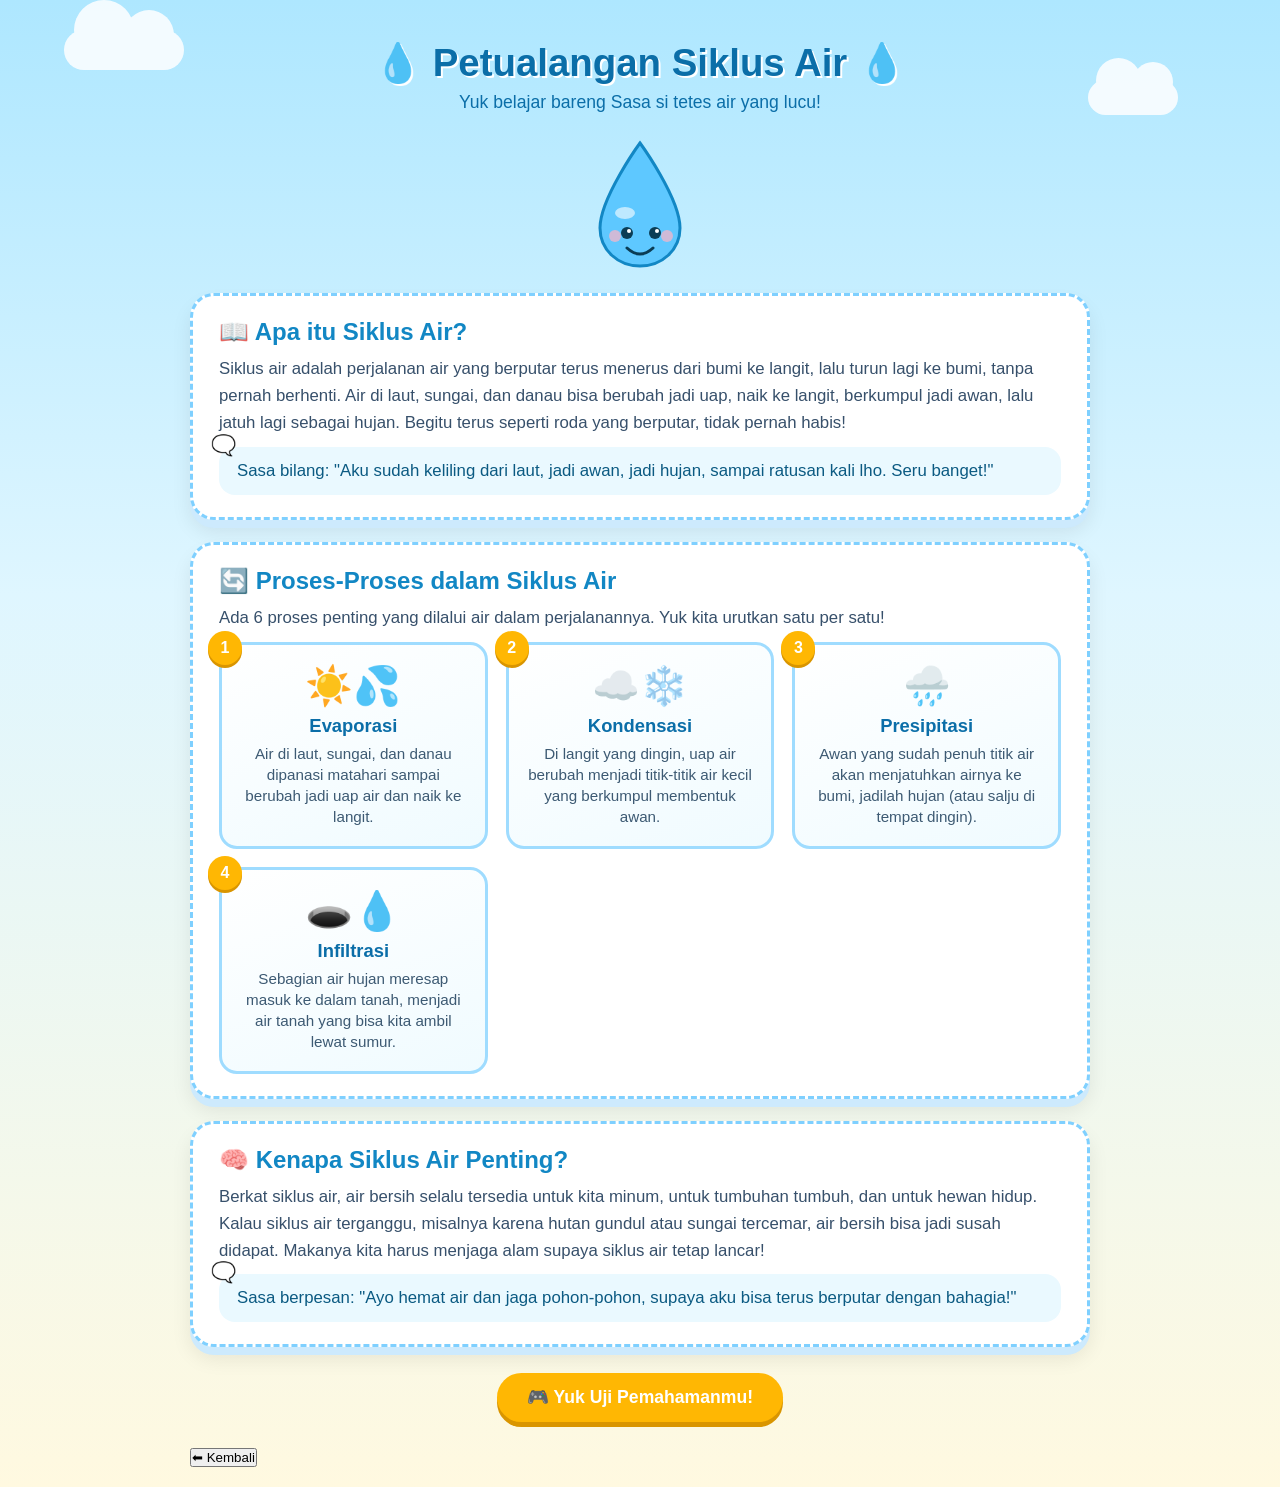
<file: siklus-air-definisi-proses.html>
<!DOCTYPE html>
<html lang="id">
<head>
<meta charset="UTF-8">
<meta name="viewport" content="width=device-width, initial-scale=1.0">
<title>Yuk Kenalan Sama Siklus Air! 💧</title>
<style>
  * { margin:0; padding:0; box-sizing:border-box; }
  body{
    font-family: 'Comic Sans MS', 'Trebuchet MS', sans-serif;
    background: linear-gradient(180deg, #aee7ff 0%, #dff6ff 40%, #fff9e0 100%);
    min-height:100vh;
    padding:20px;
    overflow-x:hidden;
  }

  .cloud{
    position:absolute;
    background:#fff;
    border-radius:50px;
    opacity:0.85;
  }
  .cloud::before, .cloud::after{
    content:'';
    position:absolute;
    background:#fff;
    border-radius:50%;
  }
  .cloud1{ width:120px; height:40px; top:30px; left:5%; }
  .cloud1::before{ width:60px; height:60px; top:-30px; left:10px; }
  .cloud1::after{ width:50px; height:50px; top:-20px; left:60px; }
  .cloud2{ width:90px; height:35px; top:80px; right:8%; }
  .cloud2::before{ width:45px; height:45px; top:-22px; left:8px; }
  .cloud2::after{ width:40px; height:40px; top:-18px; left:45px; }

  header{
    text-align:center;
    position:relative;
    z-index:2;
    padding-top:20px;
    padding-bottom:10px;
  }
  header h1{
    font-size:2.4em;
    color:#0b6ea8;
    text-shadow: 2px 2px 0px #fff;
  }
  header p{
    color:#0b6ea8;
    font-size:1.1em;
    margin-top:6px;
  }

  .mascot-box{
    display:flex;
    justify-content:center;
    align-items:center;
    margin:15px auto 25px;
  }

  .container{
    max-width:900px;
    margin:0 auto;
    position:relative;
    z-index:2;
  }

  .card{
    background:#fff;
    border-radius:24px;
    padding:22px 26px;
    margin-bottom:22px;
    box-shadow: 0 8px 0 #cdeafd, 0 12px 20px rgba(0,0,0,0.08);
    border: 3px dashed #7fd0ff;
  }

  .card h2{
    color:#1287c4;
    font-size:1.5em;
    margin-bottom:10px;
    display:flex;
    align-items:center;
    gap:10px;
  }

  .card p{
    color:#37506b;
    font-size:1.05em;
    line-height:1.6;
  }

  .bubble{
    background:#eaf9ff;
    border-radius:16px;
    padding:14px 18px;
    color:#0b5a82;
    font-size:1.05em;
    margin-top:10px;
    position:relative;
  }
  .bubble::before{
    content:"🗨️";
    position:absolute;
    left:-8px;
    top:-14px;
    font-size:1.2em;
  }

  .steps{
    display:grid;
    grid-template-columns: repeat(auto-fit, minmax(240px,1fr));
    gap:18px;
    margin-top:10px;
  }

  .step{
    background: linear-gradient(160deg,#ffffff, #f0fbff);
    border-radius:18px;
    padding:18px;
    border:3px solid #9fdcff;
    text-align:center;
    transition: transform 0.25s ease;
    cursor:pointer;
    position:relative;
  }
  .step:hover{
    transform: translateY(-6px) rotate(-1deg);
  }
  .step .emoji{
    font-size:2.4em;
    display:block;
    margin-bottom:6px;
  }
  .step h3{
    color:#0b6ea8;
    font-size:1.15em;
    margin-bottom:6px;
  }
  .step p{
    color:#3d5a73;
    font-size:0.95em;
    line-height:1.4;
  }
  .step .nomor{
    position:absolute;
    top:-14px;
    left:-14px;
    background:#ffb703;
    color:#fff;
    width:34px;
    height:34px;
    border-radius:50%;
    display:flex;
    align-items:center;
    justify-content:center;
    font-weight:bold;
    box-shadow:0 3px 0 #d99500;
  }

  .arrow-row{
    text-align:center;
    font-size:1.6em;
    color:#7fd0ff;
    margin:-6px 0;
  }

  .quiz-btn{
    display:block;
    margin:26px auto;
    background:#ffb703;
    color:#fff;
    border:none;
    padding:14px 30px;
    border-radius:30px;
    font-size:1.1em;
    font-family:inherit;
    font-weight:bold;
    cursor:pointer;
    box-shadow:0 5px 0 #d99500;
    transition: all 0.15s ease;
  }
  .quiz-btn:hover{ transform: translateY(2px); box-shadow:0 3px 0 #d99500; }

  .quiz-area{
    display:none;
    background:#fff;
    border-radius:20px;
    padding:20px;
    border:3px dashed #ffb703;
    margin-bottom:22px;
  }
  .quiz-area.active{ display:block; }
  .quiz-q{
    color:#1287c4;
    font-size:1.15em;
    margin-bottom:14px;
    font-weight:bold;
  }
  .quiz-opt{
    display:block;
    width:100%;
    text-align:left;
    background:#eaf9ff;
    border:2px solid #9fdcff;
    padding:12px 16px;
    border-radius:14px;
    margin-bottom:10px;
    font-size:1em;
    font-family:inherit;
    cursor:pointer;
    color:#2c4a63;
    transition: 0.15s;
  }
  .quiz-opt:hover{ background:#d6f2ff; }
  .quiz-opt.benar{ background:#c8f7c5 !important; border-color:#4caf50; }
  .quiz-opt.salah{ background:#ffd6d6 !important; border-color:#e57373; }

  .quiz-feedback{
    margin-top:12px;
    font-weight:bold;
    font-size:1.05em;
    min-height:24px;
  }

  .quiz-nav{
    display:flex;
    justify-content:space-between;
    margin-top:14px;
  }
  .quiz-nav button{
    background:#1287c4;
    color:#fff;
    border:none;
    padding:9px 18px;
    border-radius:20px;
    font-family:inherit;
    cursor:pointer;
  }
  .quiz-nav button:disabled{ opacity:0.4; cursor:default; }

  .skor{
    text-align:center;
    font-size:1.3em;
    color:#0b6ea8;
    font-weight:bold;
    display:none;
  }
  .skor.active{ display:block; }

  footer{
    text-align:center;
    color:#0b6ea8;
    padding:20px 0 10px;
    font-size:0.95em;
    position:relative;
    z-index:2;
  }

  @keyframes bounce{
    0%,100%{ transform:translateY(0); }
    50%{ transform:translateY(-10px); }
  }
  .bounce{ animation: bounce 2.2s ease-in-out infinite; }

  @media (max-width:600px){
    header h1{ font-size:1.7em; }
  }
</style>
</head>
<body>

<div class="cloud cloud1"></div>
<div class="cloud cloud2"></div>

<header>
  <h1>💧 Petualangan Siklus Air 💧</h1>
  <p>Yuk belajar bareng Sasa si tetes air yang lucu!</p>
</header>

<div class="mascot-box">
  <svg width="110" height="130" viewBox="0 0 110 130" class="bounce">
    <path d="M55 5 C55 5, 15 60, 15 90 C15 112, 33 128, 55 128 C77 128, 95 112, 95 90 C95 60, 55 5, 55 5 Z" fill="#5ec8ff" stroke="#1287c4" stroke-width="3"/>
    <ellipse cx="40" cy="75" rx="10" ry="6" fill="#ffffff" opacity="0.6"/>
    <circle cx="42" cy="95" r="6" fill="#0b3d55"/>
    <circle cx="70" cy="95" r="6" fill="#0b3d55"/>
    <circle cx="44" cy="93" r="2" fill="#fff"/>
    <circle cx="72" cy="93" r="2" fill="#fff"/>
    <path d="M42 110 Q55 122 68 110" stroke="#0b3d55" stroke-width="3" fill="none" stroke-linecap="round"/>
    <circle cx="30" cy="98" r="6" fill="#ffb3c6" opacity="0.7"/>
    <circle cx="82" cy="98" r="6" fill="#ffb3c6" opacity="0.7"/>
  </svg>
</div>

<div class="container">

  <div class="card">
    <h2>📖 Apa itu Siklus Air?</h2>
    <p>
      Siklus air adalah perjalanan air yang berputar terus menerus dari bumi ke langit, lalu turun lagi ke bumi, tanpa pernah berhenti. Air di laut, sungai, dan danau bisa berubah jadi uap, naik ke langit, berkumpul jadi awan, lalu jatuh lagi sebagai hujan. Begitu terus seperti roda yang berputar, tidak pernah habis!
    </p>
    <div class="bubble">
      Sasa bilang: "Aku sudah keliling dari laut, jadi awan, jadi hujan, sampai ratusan kali lho. Seru banget!"
    </div>
  </div>

  <div class="card">
    <h2>🔄 Proses-Proses dalam Siklus Air</h2>
    <p>Ada 6 proses penting yang dilalui air dalam perjalanannya. Yuk kita urutkan satu per satu!</p>

    <div class="steps">
      <div class="step">
        <span class="nomor">1</span>
        <span class="emoji">☀️💦</span>
        <h3>Evaporasi</h3>
        <p>Air di laut, sungai, dan danau dipanasi matahari sampai berubah jadi uap air dan naik ke langit.</p>
      </div>

         <div class="step">
        <span class="nomor">2</span>
        <span class="emoji">☁️❄️</span>
        <h3>Kondensasi</h3>
        <p>Di langit yang dingin, uap air berubah menjadi titik-titik air kecil yang berkumpul membentuk awan.</p>
      </div>

      <div class="step">
        <span class="nomor">3</span>
        <span class="emoji">🌧️</span>
        <h3>Presipitasi</h3>
        <p>Awan yang sudah penuh titik air akan menjatuhkan airnya ke bumi, jadilah hujan (atau salju di tempat dingin).</p>
      </div>

            <div class="step">
        <span class="nomor">4</span>
        <span class="emoji">🕳️💧</span>
        <h3>Infiltrasi</h3>
        <p>Sebagian air hujan meresap masuk ke dalam tanah, menjadi air tanah yang bisa kita ambil lewat sumur.</p>
      </div>
    </div>
  </div>

  <div class="card">
    <h2>🧠 Kenapa Siklus Air Penting?</h2>
    <p>
      Berkat siklus air, air bersih selalu tersedia untuk kita minum, untuk tumbuhan tumbuh, dan untuk hewan hidup. Kalau siklus air terganggu, misalnya karena hutan gundul atau sungai tercemar, air bersih bisa jadi susah didapat. Makanya kita harus menjaga alam supaya siklus air tetap lancar!
    </p>
    <div class="bubble">
      Sasa berpesan: "Ayo hemat air dan jaga pohon-pohon, supaya aku bisa terus berputar dengan bahagia!"
    </div>
  </div>

  <button class="quiz-btn" onclick="window.location.href='kuis-siklus-air.html'">🎮 Yuk Uji Pemahamanmu!</button>

  <div class="quiz-area" id="quizArea">
    <div class="quiz-q" id="quizQ"></div>
    <div id="quizOpts"></div>
    <div class="quiz-feedback" id="quizFeedback"></div>
    <div class="quiz-nav">
      <span id="quizProgress" style="color:#0b6ea8;font-weight:bold;"></span>
      <button id="btnNext" onclick="soalBerikutnya()" disabled>Lanjut ➡️</button>
    </div>
  </div>

  <div class="skor" id="skorArea">
    🎉 Skor kamu: <span id="skorNilai"></span> / <span id="skorTotal"></span> 🎉
    <div class="bubble" id="skorPesan" style="margin-top:12px;"></div>
  </div>
  <button
    class="kembali"
    onclick="window.location.href='index.html'">

    ⬅ Kembali

</button>

</div>

<script>
const soal = [
  {
    q: "Proses air laut berubah menjadi uap karena panas matahari disebut...",
    opsi: ["Evaporasi", "Presipitasi", "Infiltrasi", "Limpasan"],
    jawaban: 0
  },
  {
    q: "Uap air yang keluar dari daun tumbuhan disebut proses...",
    opsi: ["Kondensasi", "Transpirasi", "Evaporasi", "Presipitasi"],
    jawaban: 1
  },
  {
    q: "Titik-titik air berkumpul membentuk awan di langit disebut...",
    opsi: ["Infiltrasi", "Limpasan", "Kondensasi", "Evaporasi"],
    jawaban: 2
  },
  {
    q: "Air hujan yang jatuh dari awan ke bumi disebut...",
    opsi: ["Presipitasi", "Transpirasi", "Infiltrasi", "Kondensasi"],
    jawaban: 0
  },
  {
    q: "Air hujan yang meresap ke dalam tanah menjadi air tanah disebut...",
    opsi: ["Limpasan", "Infiltrasi", "Evaporasi", "Kondensasi"],
    jawaban: 1
  },
  {
    q: "Air hujan yang mengalir di permukaan tanah menuju sungai disebut...",
    opsi: ["Infiltrasi", "Kondensasi", "Limpasan", "Transpirasi"],
    jawaban: 2
  }
];

let idx = 0;
let skor = 0;
let sudahJawab = false;

function mulaiKuis(){
  idx = 0;
  skor = 0;
  sudahJawab = false;
  document.getElementById('quizArea').classList.add('active');
  document.getElementById('skorArea').classList.remove('active');
  tampilkanSoal();
  document.getElementById('quizArea').scrollIntoView({behavior:"smooth"});
}

function tampilkanSoal(){
  sudahJawab = false;
  const s = soal[idx];
  document.getElementById('quizQ').textContent = (idx+1) + ". " + s.q;
  document.getElementById('quizProgress').textContent = "Soal " + (idx+1) + " / " + soal.length;
  document.getElementById('quizFeedback').textContent = "";
  document.getElementById('btnNext').disabled = true;

  const optsDiv = document.getElementById('quizOpts');
  optsDiv.innerHTML = "";
  s.opsi.forEach((teks, i) => {
    const btn = document.createElement('button');
    btn.className = "quiz-opt";
    btn.textContent = teks;
    btn.onclick = () => pilihJawaban(i, btn);
    optsDiv.appendChild(btn);
  });
}

function pilihJawaban(i, btnEl){
  if(sudahJawab) return;
  sudahJawab = true;
  const s = soal[idx];
  const semuaBtn = document.querySelectorAll('.quiz-opt');

  if(i === s.jawaban){
    btnEl.classList.add('benar');
    document.getElementById('quizFeedback').textContent = "✅ Benar! Hebat sekali!";
    document.getElementById('quizFeedback').style.color = "#2e7d32";
    skor++;
  } else {
    btnEl.classList.add('salah');
    semuaBtn[s.jawaban].classList.add('benar');
    document.getElementById('quizFeedback').textContent = "❌ Belum tepat, yuk coba lagi lain kali!";
    document.getElementById('quizFeedback').style.color = "#c62828";
  }
  document.getElementById('btnNext').disabled = false;
}

function soalBerikutnya(){
  idx++;
  if(idx < soal.length){
    tampilkanSoal();
  } else {
    tampilkanSkor();
  }
}

function tampilkanSkor(){
  document.getElementById('quizArea').classList.remove('active');
  document.getElementById('skorArea').classList.add('active');
  document.getElementById('skorNilai').textContent = skor;
  document.getElementById('skorTotal').textContent = soal.length;

  let pesan = "";
  if(skor === soal.length) pesan = "Sasa bilang: 'Kamu juara siklus air! Keren banget!' 🌟";
  else if(skor >= soal.length/2) pesan = "Sasa bilang: 'Sudah lumayan, coba baca materinya lagi ya!' 😊";
  else pesan = "Sasa bilang: 'Ayo semangat baca materinya lagi, pasti bisa!' 💪";
  document.getElementById('skorPesan').textContent = pesan;
  document.getElementById('skorArea').scrollIntoView({behavior:"smooth"});
}
</script>

</body>
</html>
</file>
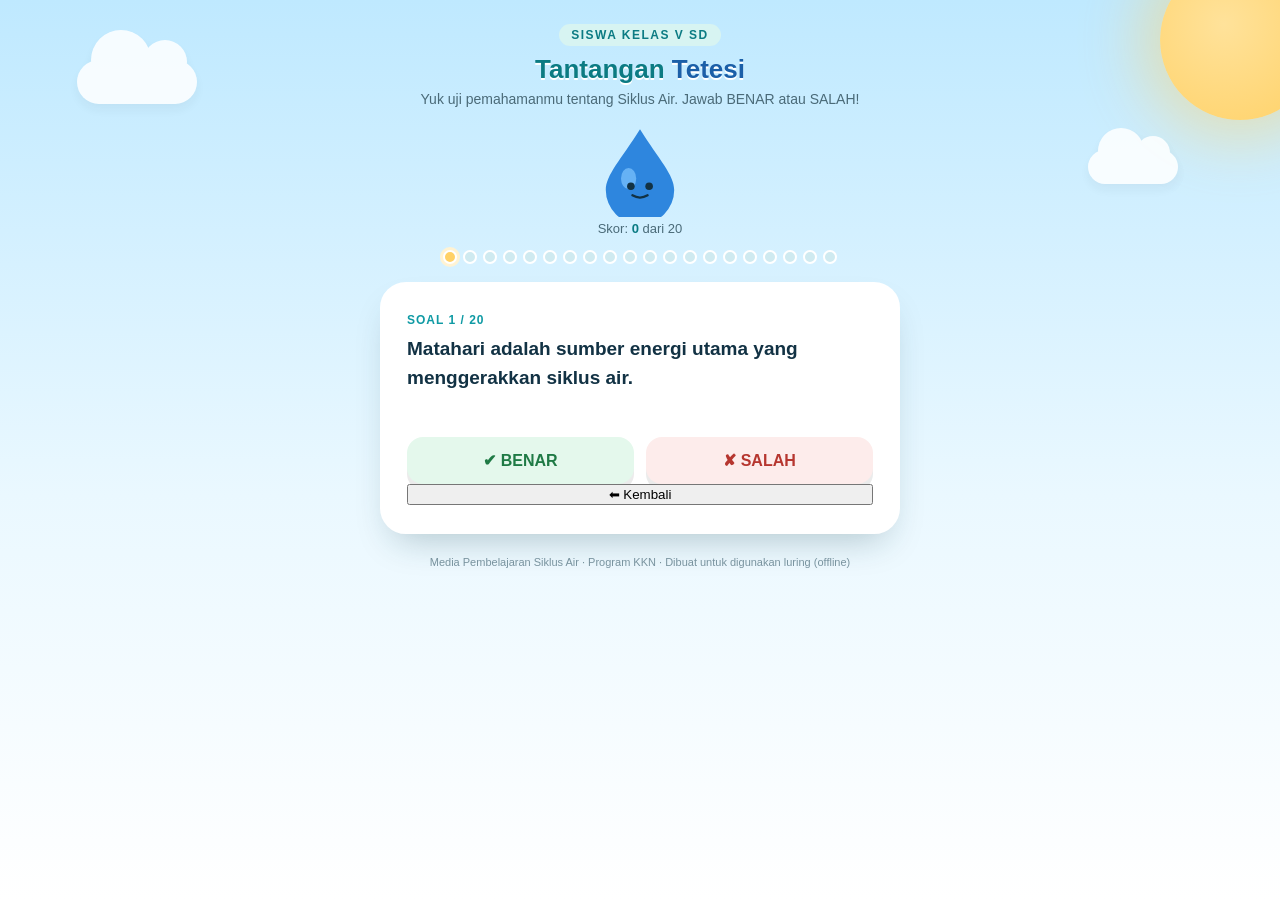
<file: true_false.html>
<!DOCTYPE html>
<html lang="id">
<head>
<meta charset="UTF-8">
<meta name="viewport" content="width=device-width, initial-scale=1.0">
<title>Tantangan Tetesi - Benar atau Salah</title>
<style>
  :root{
    --sky-top:#bfe9ff;
    --sky-bottom:#eaf8ff;
    --teal:#0f9aa4;
    --teal-dark:#0b7b83;
    --sun:#ffd166;
    --drop:#2e86de;
    --drop-dark:#1b5fa8;
    --correct:#3fb56d;
    --correct-bg:#e4f8ec;
    --wrong:#e8564f;
    --wrong-bg:#fdeceb;
    --card:#ffffff;
    --ink:#123244;
    --ink-soft:#4a6a78;
  }
  *{box-sizing:border-box;}
  html,body{margin:0;padding:0;height:100%;}
  body{
    font-family:'Trebuchet MS','Segoe UI',Verdana,sans-serif;
    background:linear-gradient(180deg,var(--sky-top) 0%,var(--sky-bottom) 55%,#ffffff 100%);
    min-height:100vh;
    overflow-x:hidden;
    color:var(--ink);
    position:relative;
    display:flex;
    justify-content:center;
    align-items:flex-start;
    padding:24px 14px 60px;
  }

  /* background decoration */
  .sun{
    position:fixed;
    top:-40px;right:-40px;
    width:160px;height:160px;
    background:radial-gradient(circle at 40% 40%, #ffe29a, var(--sun));
    border-radius:50%;
    box-shadow:0 0 60px 20px rgba(255,209,102,0.45);
    z-index:0;
  }
  .cloud{
    position:fixed;
    background:#ffffff;
    border-radius:50px;
    opacity:0.85;
    z-index:0;
    filter:drop-shadow(0 6px 6px rgba(0,0,0,0.05));
  }
  .cloud::before,.cloud::after{
    content:'';
    position:absolute;
    background:#ffffff;
    border-radius:50%;
  }
  .cloud1{ width:120px;height:44px; top:60px; left:6%; animation:drift 34s linear infinite;}
  .cloud1::before{ width:60px;height:60px; top:-30px; left:14px;}
  .cloud1::after{ width:44px;height:44px; top:-20px; left:66px;}
  .cloud2{ width:90px;height:34px; top:150px; right:8%; animation:drift 28s linear infinite reverse;}
  .cloud2::before{ width:46px;height:46px; top:-22px; left:10px;}
  .cloud2::after{ width:34px;height:34px; top:-14px; left:48px;}
  @keyframes drift{
    0%{transform:translateX(0);}
    50%{transform:translateX(24px);}
    100%{transform:translateX(0);}
  }
  .rain-drop{
    position:fixed;
    top:-20px;
    width:8px;height:12px;
    background:var(--drop);
    border-radius:0 50% 50% 50%;
    transform:rotate(45deg);
    opacity:0.35;
    animation:fall linear infinite;
    z-index:0;
  }
  @keyframes fall{
    to{ transform:translateY(115vh) rotate(45deg); }
  }

  .wrap{
    position:relative;
    z-index:2;
    width:100%;
    max-width:520px;
  }

  header{
    text-align:center;
    margin-bottom:18px;
  }
  .badge-eyebrow{
    display:inline-block;
    font-size:12px;
    letter-spacing:1.5px;
    font-weight:bold;
    color:var(--teal-dark);
    background:#d7f4f2;
    padding:4px 12px;
    border-radius:20px;
    margin-bottom:8px;
  }
  h1{
    margin:0;
    font-size:26px;
    color:var(--teal-dark);
    text-shadow:0 2px 0 #ffffff;
  }
  h1 span{ color:var(--drop-dark); }
  .subtitle{
    margin:6px 0 0;
    font-size:14px;
    color:var(--ink-soft);
  }

  /* mascot */
  .mascot-zone{
    display:flex;
    justify-content:center;
    margin:10px 0 4px;
  }
  .tetesi{
    width:76px;height:92px;
    transition:transform 0.25s ease;
  }
  .tetesi.happy{ animation:bounce 0.5s ease; }
  .tetesi.sad{ animation:shake 0.5s ease; }
  @keyframes bounce{
    0%{transform:translateY(0) scale(1);}
    30%{transform:translateY(-16px) scale(1.05);}
    60%{transform:translateY(0) scale(0.98);}
    100%{transform:translateY(0) scale(1);}
  }
  @keyframes shake{
    0%,100%{transform:translateX(0);}
    25%{transform:translateX(-8px) rotate(-4deg);}
    75%{transform:translateX(8px) rotate(4deg);}
  }

  /* progress */
  .progress-row{
    display:flex;
    gap:6px;
    justify-content:center;
    margin:14px 0 18px;
    flex-wrap:wrap;
  }
  .dot{
    width:14px;height:14px;
    border-radius:50%;
    background:#cfeaf0;
    border:2px solid #ffffff;
    transition:background 0.2s;
  }
  .dot.current{ background:var(--sun); box-shadow:0 0 0 3px #fff3d3; }
  .dot.correct{ background:var(--correct); }
  .dot.wrong{ background:var(--wrong); }

  .scorebar{
    text-align:center;
    font-size:13px;
    color:var(--ink-soft);
    margin-bottom:10px;
  }
  .scorebar strong{ color:var(--teal-dark); }

  /* quiz card */
  .card{
    background:var(--card);
    border-radius:26px;
    padding:28px 24px 26px;
    box-shadow:0 18px 36px -14px rgba(15,60,70,0.28);
    position:relative;
    min-height:190px;
    display:flex;
    flex-direction:column;
    justify-content:space-between;
    border:3px solid #ffffff;
  }
  .qnum{
    font-size:12px;
    font-weight:bold;
    color:var(--teal);
    letter-spacing:1px;
    margin-bottom:8px;
  }
  .question{
    font-size:19px;
    line-height:1.5;
    color:var(--ink);
    font-weight:bold;
    min-height:80px;
  }

  .answer-row{
    display:flex;
    gap:12px;
    margin-top:22px;
  }
  .ans-btn{
    flex:1;
    padding:14px 8px;
    border-radius:16px;
    border:none;
    font-size:16px;
    font-weight:bold;
    cursor:pointer;
    display:flex;
    align-items:center;
    justify-content:center;
    gap:8px;
    transition:transform 0.12s ease, box-shadow 0.12s ease;
    box-shadow:0 6px 0 rgba(0,0,0,0.08);
  }
  .ans-btn:active{ transform:translateY(3px); box-shadow:0 2px 0 rgba(0,0,0,0.08); }
  .ans-btn:disabled{ cursor:default; opacity:0.55; }
  .btn-true{ background:var(--correct-bg); color:#1f7a45; }
  .btn-false{ background:var(--wrong-bg); color:#b6362f; }
  .ans-btn:not(:disabled).btn-true:hover{ background:#d3f2df; }
  .ans-btn:not(:disabled).btn-false:hover{ background:#fbdedb; }

  /* feedback */
  .feedback{
    margin-top:16px;
    border-radius:16px;
    padding:14px 16px;
    font-size:14px;
    line-height:1.5;
    display:none;
  }
  .feedback.show{ display:block; animation:pop 0.25s ease; }
  @keyframes pop{
    from{ opacity:0; transform:translateY(6px);}
    to{ opacity:1; transform:translateY(0);}
  }
  .feedback.correct{ background:var(--correct-bg); color:#1f7a45; border:2px solid #bcead0; }
  .feedback.wrong{ background:var(--wrong-bg); color:#b6362f; border:2px solid #f5c9c5; }
  .feedback strong{ display:block; margin-bottom:4px; font-size:15px; }

  .next-btn{
    margin-top:16px;
    width:100%;
    padding:13px;
    border:none;
    border-radius:14px;
    background:var(--teal);
    color:#fff;
    font-weight:bold;
    font-size:15px;
    cursor:pointer;
    display:none;
    box-shadow:0 6px 0 var(--teal-dark);
  }
  .next-btn.show{ display:block; }
  .next-btn:active{ transform:translateY(3px); box-shadow:0 2px 0 var(--teal-dark); }

  /* result screen */
  .result{
    display:none;
    text-align:center;
    background:var(--card);
    border-radius:26px;
    padding:34px 24px;
    box-shadow:0 18px 36px -14px rgba(15,60,70,0.28);
    border:3px solid #ffffff;
  }
  .result.show{ display:block; animation:pop 0.3s ease; }
  .result .medal{ font-size:56px; }
  .result h2{ margin:6px 0 2px; color:var(--teal-dark); }
  .result .score-big{
    font-size:42px;
    font-weight:bold;
    color:var(--drop-dark);
    margin:6px 0;
  }
  .result p.msg{
    color:var(--ink-soft);
    font-size:14px;
    margin:6px 0 22px;
  }
  .result-actions{
    display:flex;
    gap:10px;
  }
  .btn-secondary{
    flex:1;
    padding:12px;
    border-radius:14px;
    border:2px solid var(--teal);
    background:#fff;
    color:var(--teal-dark);
    font-weight:bold;
    cursor:pointer;
  }
  .btn-primary{
    flex:1;
    padding:12px;
    border-radius:14px;
    border:none;
    background:var(--drop);
    color:#fff;
    font-weight:bold;
    cursor:pointer;
    box-shadow:0 6px 0 var(--drop-dark);
  }
  .btn-primary:active{ transform:translateY(3px); box-shadow:0 2px 0 var(--drop-dark); }

  .review-list{
    text-align:left;
    margin-top:20px;
    max-height:220px;
    overflow-y:auto;
    border-top:2px dashed #d7ecf0;
    padding-top:14px;
  }
  .review-item{
    font-size:12.5px;
    padding:8px 0;
    border-bottom:1px solid #f0f5f6;
    display:flex;
    gap:8px;
  }
  .review-mark{ font-weight:bold; flex-shrink:0; }
  .review-mark.ok{ color:var(--correct); }
  .review-mark.no{ color:var(--wrong); }

  footer{
    text-align:center;
    font-size:11px;
    color:var(--ink-soft);
    opacity:0.7;
    margin-top:22px;
  }

  @media (prefers-reduced-motion: reduce){
    *{ animation-duration:0.01ms !important; animation-iteration-count:1 !important; }
  }

  @media (max-width:380px){
    .question{ font-size:17px; }
    h1{ font-size:22px; }
  }
</style>
</head>
<body>

<div class="sun"></div>
<div class="cloud cloud1"></div>
<div class="cloud cloud2"></div>

<div class="wrap">

  <header>
    <div class="badge-eyebrow">SISWA KELAS V SD</div>
    <h1>Tantangan <span>Tetesi</span></h1>
    <p class="subtitle">Yuk uji pemahamanmu tentang Siklus Air. Jawab BENAR atau SALAH!</p>
  </header>

  <div class="mascot-zone">
    <svg class="tetesi" id="tetesi" viewBox="0 0 100 120">
      <path d="M50 5 C 75 45, 95 65, 95 85 A 45 45 0 1 1 5 85 C 5 65, 25 45, 50 5 Z" fill="#2e86de"/>
      <ellipse cx="35" cy="70" rx="10" ry="14" fill="#7fc4ff" opacity="0.7"/>
      <circle id="eyeL" cx="38" cy="80" r="5" fill="#123244"/>
      <circle id="eyeR" cx="62" cy="80" r="5" fill="#123244"/>
      <path id="mouth" d="M40 92 Q50 98 60 92" stroke="#123244" stroke-width="3" fill="none" stroke-linecap="round"/>
    </svg>
  </div>

  <div class="scorebar" id="scorebar">Skor: <strong>0</strong> dari 0</div>
  <div class="progress-row" id="progressRow"></div>

  <div class="card" id="quizCard">
    <div>
      <div class="qnum" id="qnum">SOAL 1 / 20</div>
      <div class="question" id="questionText">Memuat soal...</div>
    </div>

    <div class="answer-row" id="answerRow">
      <button class="ans-btn btn-true" id="btnTrue">✔ BENAR</button>
      <button class="ans-btn btn-false" id="btnFalse">✘ SALAH</button>
    </div>

    <div class="feedback" id="feedback">
      <strong id="feedbackTitle"></strong>
      <span id="feedbackText"></span>
    </div>

    <button class="next-btn" id="nextBtn">Lanjut ➜</button>
    <!-- =================================
     TOMBOL KEMBALI
================================== -->

<button
    class="kembali"
    onclick="window.location.href='menuGame.html'">

    ⬅ Kembali

</button>
  </div>

  <div class="result" id="resultCard">
    <div class="medal" id="medal">🏆</div>
    <h2 id="resultTitle">Hebat sekali!</h2>
    <div class="score-big"><span id="finalScore">0</span>/20</div>
    <p class="msg" id="resultMsg">Kamu sudah paham betul tentang siklus air.</p>
    <div class="result-actions">
      <button class="btn-secondary" id="reviewBtn">Lihat Jawaban</button>
      <button class="btn-primary" id="restartBtn">Main Lagi</button>
      <!-- =================================
     TOMBOL KEMBALI
================================== -->

<button
    class="kembali"
    onclick="window.location.href='menuGame.html'">

    ⬅ Kembali

</button>
    </div>
    <div class="review-list" id="reviewList" style="display:none;"></div>
  </div>

  <footer>Media Pembelajaran Siklus Air &middot; Program KKN &middot; Dibuat untuk digunakan luring (offline)</footer>
</div>

<script>
const questions = [
  { q: "Matahari adalah sumber energi utama yang menggerakkan siklus air.", a: true,
    exp: "Betul. Panas matahari membuat air menguap dan menjadi penggerak utama seluruh siklus air." },
  { q: "Evaporasi adalah proses berubahnya air menjadi uap air.", a: true,
    exp: "Betul. Evaporasi terjadi saat air di laut, sungai, dan danau menguap karena panas matahari." },
  { q: "Kondensasi terjadi ketika uap air mendingin dan berubah menjadi titik-titik air.", a: true,
    exp: "Betul. Proses inilah yang membentuk awan di atmosfer." },
  { q: "Presipitasi adalah proses air jatuh ke bumi dalam bentuk hujan, salju, atau es.", a: true,
    exp: "Betul. Presipitasi adalah tahap saat air dari awan turun kembali ke permukaan bumi." },
  { q: "Transpirasi hanya terjadi dari penguapan air laut, bukan dari tumbuhan.", a: false,
    exp: "Salah. Transpirasi adalah penguapan air dari daun tumbuhan, berbeda dengan evaporasi dari permukaan air." },
  { q: "Infiltrasi adalah proses meresapnya air hujan ke dalam tanah.", a: true,
    exp: "Betul. Air yang meresap ini kemudian menjadi cadangan air tanah." },
  { q: "Awan terbentuk dari kumpulan uap air yang mengembun di atmosfer.", a: true,
    exp: "Betul. Uap air yang mendingin di udara berkumpul membentuk awan." },
  { q: "Jumlah air di bumi terus bertambah setiap tahunnya.", a: false,
    exp: "Salah. Jumlah air di bumi relatif tetap karena siklus air berputar terus-menerus, bukan menciptakan air baru." },
  { q: "Limpasan (run off) adalah air hujan yang mengalir di atas permukaan tanah menuju sungai atau laut.", a: true,
    exp: "Betul. Air yang tidak meresap ke tanah akan mengalir sebagai limpasan permukaan." },
  { q: "Siklus air hanya terjadi di laut dan tidak melibatkan daratan.", a: false,
    exp: "Salah. Siklus air melibatkan laut, daratan, sungai, tumbuhan, dan atmosfer secara bersamaan." },
  { q: "Tumbuhan tidak memiliki peran apa pun dalam siklus air.", a: false,
    exp: "Salah. Tumbuhan berperan lewat transpirasi, yaitu melepas uap air dari daunnya ke atmosfer." },
  { q: "Es di kutub dan gletser termasuk bagian dari siklus air.", a: true,
    exp: "Betul. Es dan salju yang mencair juga mengalir dan kembali menjadi bagian dari siklus air." },
  { q: "Uap air yang naik ke atmosfer akan tetap berbentuk gas selamanya.", a: false,
    exp: "Salah. Uap air akan mendingin dan mengembun membentuk awan, lalu turun sebagai hujan." },
  { q: "Hujan merupakan salah satu bentuk presipitasi.", a: true,
    exp: "Betul. Hujan, salju, dan es termasuk bentuk-bentuk presipitasi." },
  { q: "Air tanah tidak pernah bisa kembali lagi ke atmosfer.", a: false,
    exp: "Salah. Air tanah bisa diserap akar tumbuhan lalu dilepas lagi ke udara melalui transpirasi." },
  { q: "Siklus air disebut juga siklus hidrologi.", a: true,
    exp: "Betul. Istilah ilmiah untuk siklus air adalah siklus hidrologi." },
  { q: "Penggundulan hutan tidak berpengaruh terhadap siklus air.", a: false,
    exp: "Salah. Penggundulan hutan mengurangi transpirasi dan membuat limpasan air hujan meningkat, sehingga bisa memicu banjir." },
  { q: "Proses kondensasi terjadi jauh di atmosfer, bukan di dalam tanah.", a: true,
    exp: "Betul. Kondensasi terjadi ketika uap air naik dan mendingin di lapisan atmosfer, membentuk awan." },
  { q: "Sungai dan danau berperan mengalirkan air menuju laut sebagai bagian dari siklus air.", a: true,
    exp: "Betul. Air permukaan seperti sungai dan danau menjadi jalur air menuju laut sebelum menguap kembali." },
  { q: "Siklus air membantu menjaga ketersediaan air bersih di bumi.", a: true,
    exp: "Betul. Siklus air terus membersihkan dan mendistribusikan air ke seluruh permukaan bumi." }
];

let current = 0;
let score = 0;
let answered = false;
let userAnswers = [];

const qnumEl = document.getElementById('qnum');
const questionText = document.getElementById('questionText');
const btnTrue = document.getElementById('btnTrue');
const btnFalse = document.getElementById('btnFalse');
const feedback = document.getElementById('feedback');
const feedbackTitle = document.getElementById('feedbackTitle');
const feedbackText = document.getElementById('feedbackText');
const nextBtn = document.getElementById('nextBtn');
const scorebar = document.getElementById('scorebar');
const progressRow = document.getElementById('progressRow');
const quizCard = document.getElementById('quizCard');
const resultCard = document.getElementById('resultCard');
const finalScore = document.getElementById('finalScore');
const resultTitle = document.getElementById('resultTitle');
const resultMsg = document.getElementById('resultMsg');
const medal = document.getElementById('medal');
const eyeL = document.getElementById('eyeL');
const eyeR = document.getElementById('eyeR');
const mouth = document.getElementById('mouth');
const tetesi = document.getElementById('tetesi');
const reviewBtn = document.getElementById('reviewBtn');
const reviewList = document.getElementById('reviewList');
const restartBtn = document.getElementById('restartBtn');

function buildProgress(){
  progressRow.innerHTML = '';
  questions.forEach((_, i) => {
    const d = document.createElement('div');
    d.className = 'dot';
    d.id = 'dot-' + i;
    progressRow.appendChild(d);
  });
}

function updateProgress(){
  questions.forEach((_, i) => {
    const d = document.getElementById('dot-' + i);
    d.classList.remove('current','correct','wrong');
    if (userAnswers[i] === undefined){
      if (i === current) d.classList.add('current');
    } else {
      d.classList.add(userAnswers[i].correct ? 'correct' : 'wrong');
    }
  });
}

function setMascot(state){
  tetesi.classList.remove('happy','sad');
  if (state === 'happy'){
    tetesi.classList.add('happy');
    eyeL.setAttribute('r', 5); eyeR.setAttribute('r', 5);
    mouth.setAttribute('d', 'M38 90 Q50 102 62 90');
  } else if (state === 'sad'){
    tetesi.classList.add('sad');
    mouth.setAttribute('d', 'M40 96 Q50 88 60 96');
  } else {
    mouth.setAttribute('d', 'M40 92 Q50 98 60 92');
  }
}

function loadQuestion(){
  answered = false;
  const item = questions[current];
  qnum.textContent = 'SOAL ' + (current + 1) + ' / ' + questions.length;
  questionText.textContent = item.q;
  feedback.classList.remove('show','correct','wrong');
  nextBtn.classList.remove('show');
  btnTrue.disabled = false;
  btnFalse.disabled = false;
  setMascot('neutral');
  updateProgress();
  scorebar.innerHTML = 'Skor: <strong>' + score + '</strong> dari ' + questions.length;
}

function handleAnswer(choice){
  if (answered) return;
  answered = true;
  const item = questions[current];
  const isCorrect = (choice === item.a);
  userAnswers[current] = { choice, correct: isCorrect };
  if (isCorrect) score++;

  btnTrue.disabled = true;
  btnFalse.disabled = true;

  feedback.classList.add('show', isCorrect ? 'correct' : 'wrong');
  feedbackTitle.textContent = isCorrect ? 'Tepat sekali!' : 'Belum tepat.';
  feedbackText.textContent = item.exp;

  setMascot(isCorrect ? 'happy' : 'sad');
  updateProgress();
  scorebar.innerHTML = 'Skor: <strong>' + score + '</strong> dari ' + questions.length;

  nextBtn.classList.add('show');
  nextBtn.textContent = (current === questions.length - 1) ? 'Lihat Hasil ➜' : 'Lanjut ➜';
}

btnTrue.addEventListener('click', () => handleAnswer(true));
btnFalse.addEventListener('click', () => handleAnswer(false));

nextBtn.addEventListener('click', () => {
  if (current < questions.length - 1){
    current++;
    loadQuestion();
  } else {
    showResult();
  }
});

function showResult(){
  quizCard.style.display = 'none';
  progressRow.style.display = 'none';
  document.querySelector('.mascot-zone').style.display = 'none';
  scorebar.style.display = 'none';
  resultCard.classList.add('show');

  finalScore.textContent = score;
  const pct = score / questions.length;

  if (pct >= 0.9){
    medal.textContent = '🏆';
    resultTitle.textContent = 'Luar Biasa, Ahli Siklus Air!';
    resultMsg.textContent = 'Pemahamanmu tentang siklus air sangat bagus. Pertahankan ya!';
  } else if (pct >= 0.7){
    medal.textContent = '🥈';
    resultTitle.textContent = 'Bagus Sekali!';
    resultMsg.textContent = 'Kamu sudah cukup memahami siklus air. Sedikit lagi jadi ahli!';
  } else if (pct >= 0.5){
    medal.textContent = '🥉';
    resultTitle.textContent = 'Lumayan, Terus Belajar!';
    resultMsg.textContent = 'Beberapa bagian masih perlu dipelajari ulang. Coba lagi yuk!';
  } else {
    medal.textContent = '💧';
    resultTitle.textContent = 'Ayo Belajar Lagi!';
    resultMsg.textContent = 'Jangan menyerah, baca lagi materi siklus air lalu coba sekali lagi.';
  }

  buildReview();
}

function buildReview(){
  reviewList.innerHTML = '';
  questions.forEach((item, i) => {
    const ua = userAnswers[i];
    const row = document.createElement('div');
    row.className = 'review-item';
    const mark = document.createElement('span');
    mark.className = 'review-mark ' + (ua.correct ? 'ok' : 'no');
    mark.textContent = ua.correct ? '✔' : '✘';
    const text = document.createElement('span');
    const correctLabel = item.a ? 'BENAR' : 'SALAH';
    text.textContent = (i+1) + '. ' + item.q + ' (Jawaban tepat: ' + correctLabel + ')';
    row.appendChild(mark);
    row.appendChild(text);
    reviewList.appendChild(row);
  });
}

reviewBtn.addEventListener('click', () => {
  const showing = reviewList.style.display === 'block';
  reviewList.style.display = showing ? 'none' : 'block';
  reviewBtn.textContent = showing ? 'Lihat Jawaban' : 'Sembunyikan';
});

restartBtn.addEventListener('click', () => {
  current = 0; score = 0; userAnswers = [];
  resultCard.classList.remove('show');
  quizCard.style.display = 'flex';
  progressRow.style.display = 'flex';
  document.querySelector('.mascot-zone').style.display = 'flex';
  scorebar.style.display = 'block';
  reviewList.style.display = 'none';
  reviewBtn.textContent = 'Lihat Jawaban';
  buildProgress();
  loadQuestion();
});

function spawnRain(){
  for (let i = 0; i < 14; i++){
    const d = document.createElement('div');
    d.className = 'rain-drop';
    d.style.left = Math.random() * 100 + 'vw';
    d.style.animationDuration = (6 + Math.random() * 6) + 's';
    d.style.animationDelay = (Math.random() * 8) + 's';
    d.style.opacity = 0.15 + Math.random() * 0.25;
    document.body.appendChild(d);
  }
}

buildProgress();
loadQuestion();
spawnRain();
</script>

</body>
</html>
</file>
